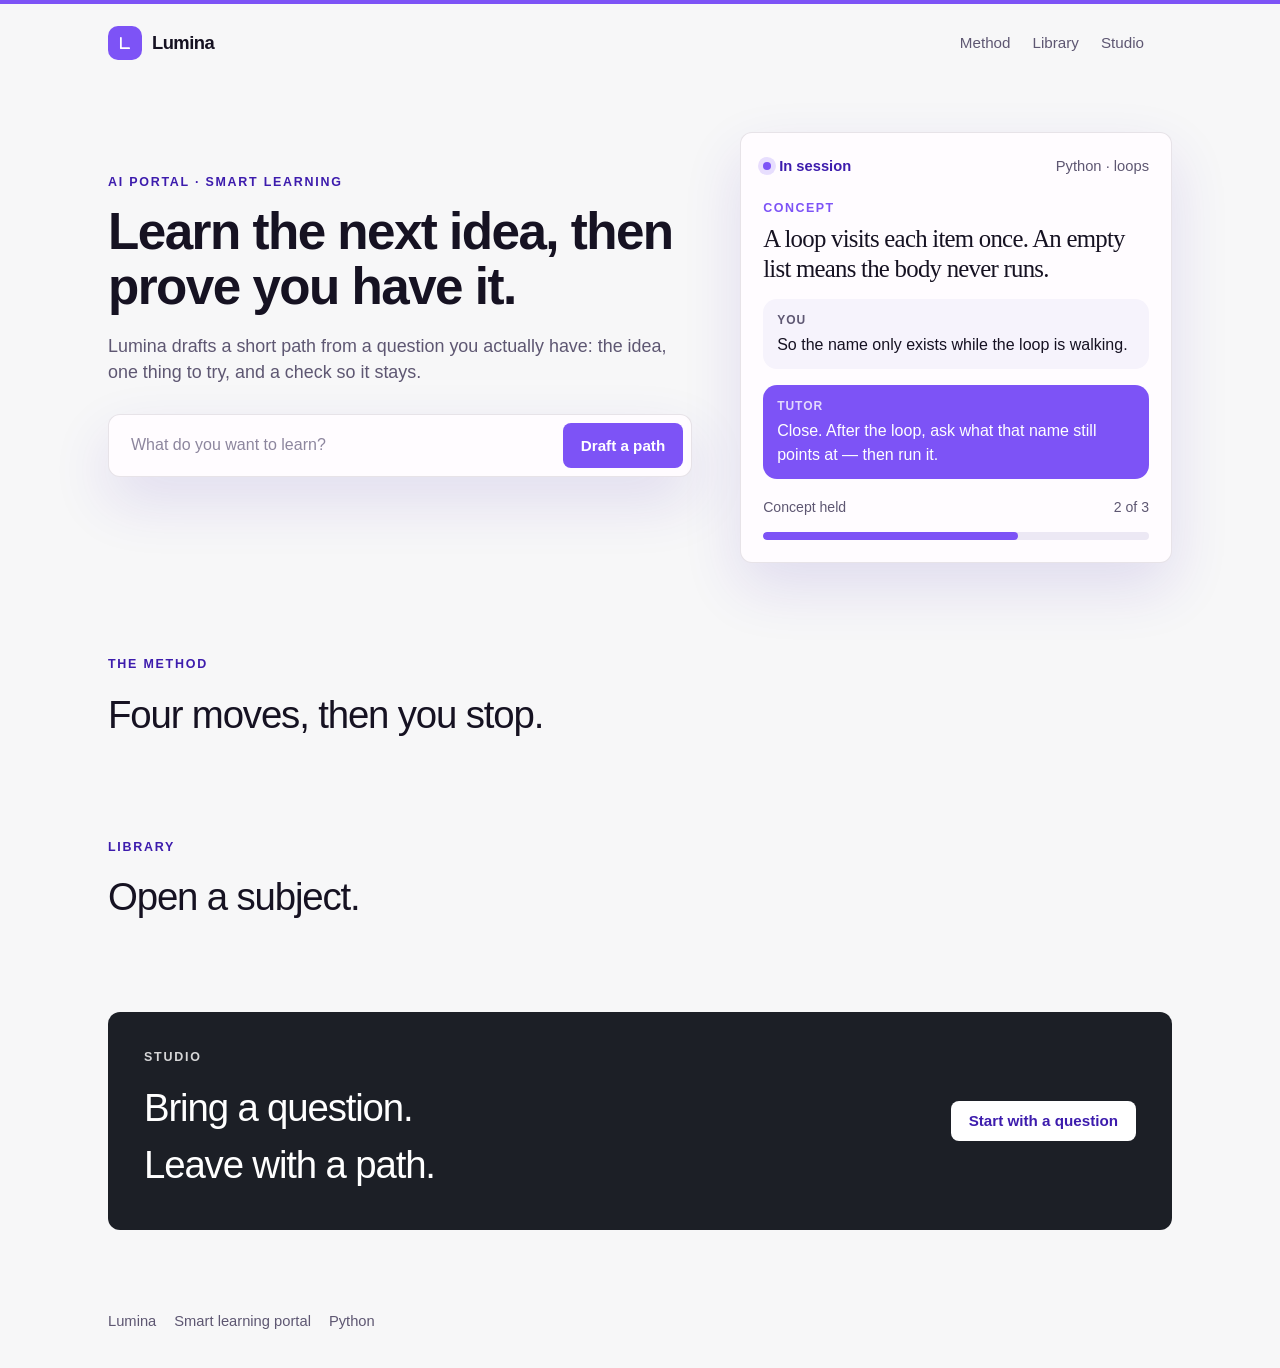
<file: templates/index.html>
<!DOCTYPE html>
<html lang="en">
  <head>
    <meta charset="utf-8" />
    <meta name="viewport" content="width=device-width, initial-scale=1" />
    <meta name="theme-color" content="#7D53F6" />
    <title>Lumina — AI portal for smart learning</title>
    <link rel="stylesheet" href="/static/css/portal.css" />
    <link rel="icon" href="data:image/svg+xml,%3Csvg xmlns='http://www.w3.org/2000/svg' viewBox='0 0 32 32'%3E%3Crect width='32' height='32' rx='8' fill='%237D53F6'/%3E%3Cpath d='M10 8.5v15h12' fill='none' stroke='white' stroke-width='2.6' stroke-linecap='round' stroke-linejoin='round'/%3E%3C/svg%3E" />
  </head>
  <body class="site">
    <div class="rule" aria-hidden="true"></div>
    <header class="nav">
      <a class="brand" href="#top">
        <span class="mark" aria-hidden="true">
          <svg viewBox="0 0 32 32" width="22" height="22">
            <path d="M10 8.5v15h12" fill="none" stroke="currentColor" stroke-width="2.6" stroke-linecap="round" stroke-linejoin="round" />
          </svg>
        </span>
        Lumina
      </a>
      <nav class="links" aria-label="Page">
        <a href="#method">Method</a>
        <a href="#library">Library</a>
        <a href="#studio">Studio</a>
      </nav>
      <div class="nav-end">
        <!--ACCOUNT-->
      </div>
    </header>

    <main id="top">
      <section class="hero">
        <div class="hero-copy">
          <p class="eyebrow">AI portal · smart learning</p>
          <h1>Learn the next idea, then prove you have it.</h1>
          <p class="lede">
            Lumina drafts a short path from a question you actually have:
            the idea, one thing to try, and a check so it stays.
          </p>
          <form id="ask" class="ask" action="/api/guide" method="post">
            <label class="sr" for="query">What do you want to learn?</label>
            <input
              id="query"
              name="query"
              type="text"
              maxlength="180"
              placeholder="What do you want to learn?"
              autocomplete="off"
            />
            <button class="btn btn-solid" type="submit">Draft a path</button>
          </form>
          <div class="chips">
            <!--SUGGESTIONS-->
          </div>
          <p class="hint" id="hint" role="status"></p>
          <article class="plan" id="plan" hidden></article>
        </div>

        <aside class="session" aria-label="A session in progress">
          <div class="session-top">
            <span class="live">In session</span>
            <span>Python · loops</span>
          </div>
          <p class="session-kicker">Concept</p>
          <p class="session-line">A loop visits each item once. An empty list means the body never runs.</p>
          <div class="exchange">
            <p class="who">You</p>
            <p>So the name only exists while the loop is walking.</p>
          </div>
          <div class="exchange tutor">
            <p class="who">Tutor</p>
            <p>Close. After the loop, ask what that name still points at — then run it.</p>
          </div>
          <div class="meter">
            <div class="meter-row">
              <span>Concept held</span>
              <span>2 of 3</span>
            </div>
            <div class="track" aria-hidden="true"><span style="width: 66%"></span></div>
          </div>
        </aside>
      </section>

      <section class="method" id="method">
        <div class="section-head">
          <p class="eyebrow">The method</p>
          <h2>Four moves, then you stop.</h2>
        </div>
        <ol class="steps">
          <!--PATHS-->
        </ol>
      </section>

      <section class="library" id="library">
        <div class="section-head">
          <p class="eyebrow">Library</p>
          <h2>Open a subject.</h2>
        </div>
        <div class="cards">
          <!--COURSES-->
        </div>
      </section>

      <section class="band" id="studio">
        <div>
          <p class="eyebrow light">Studio</p>
          <h2>Bring a question. Leave with a path.</h2>
        </div>
        <a class="btn btn-light" href="#top">Start with a question</a>
      </section>
    </main>

    <footer class="foot">
      <span>Lumina</span>
      <span>Smart learning portal</span>
      <span>Python</span>
    </footer>
    <script src="/static/js/portal.js"></script>
  </body>
</html>
</file>
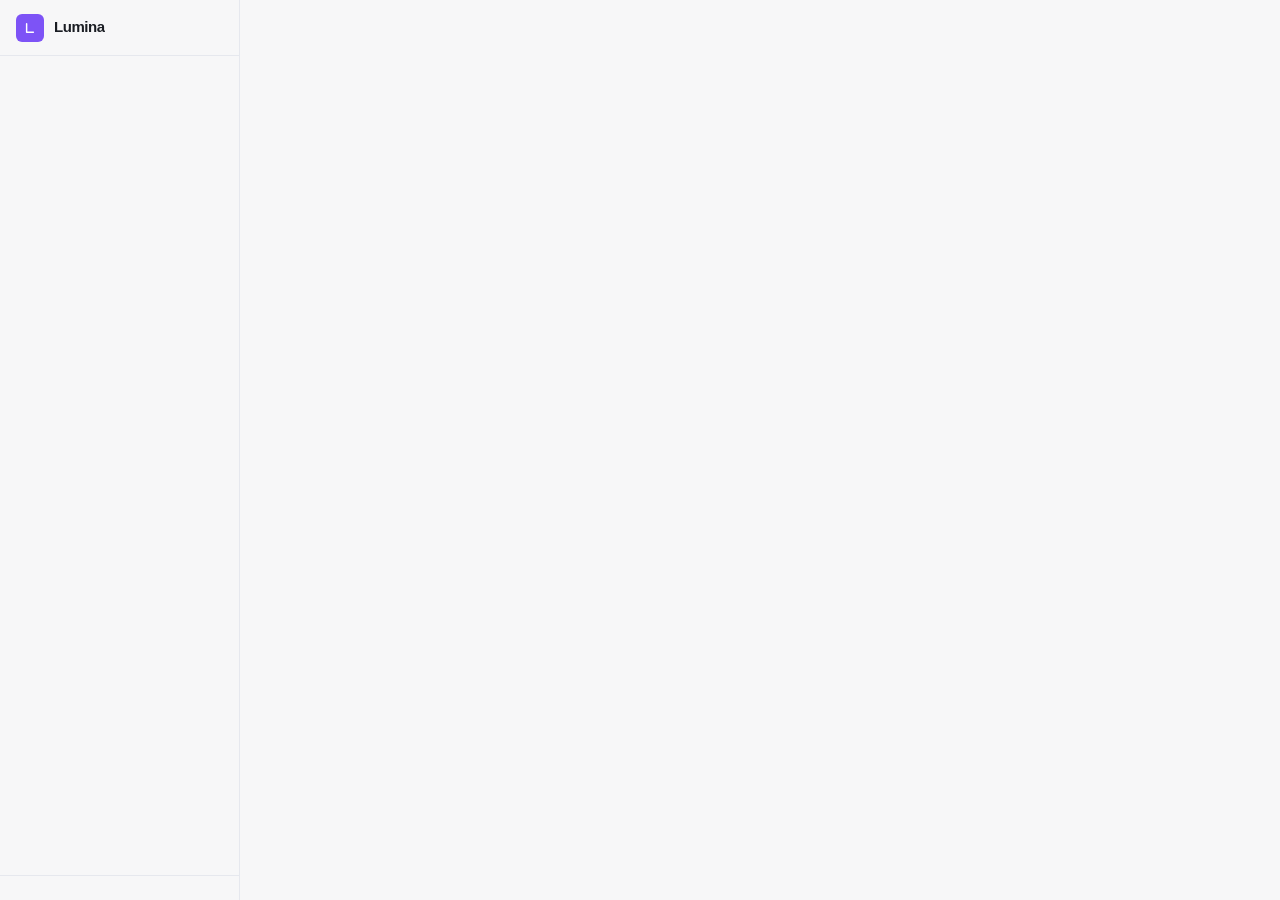
<file: templates/app.html>
<!DOCTYPE html>
<html lang="en">
  <head>
    <meta charset="utf-8" />
    <meta name="viewport" content="width=device-width, initial-scale=1" />
    <meta name="theme-color" content="#14111C" />
    <title><!--TITLE--></title>
    <link rel="stylesheet" href="/static/css/portal.css" />
    <link rel="icon" href="data:image/svg+xml,%3Csvg xmlns='http://www.w3.org/2000/svg' viewBox='0 0 32 32'%3E%3Crect width='32' height='32' rx='8' fill='%237D53F6'/%3E%3Cpath d='M10 8.5v15h12' fill='none' stroke='white' stroke-width='2.6' stroke-linecap='round' stroke-linejoin='round'/%3E%3C/svg%3E" />
  </head>
  <body class="app">
    <div class="shell">
      <aside class="sidebar">
        <a class="side-brand" href="/dashboard">
          <span class="mark" aria-hidden="true">
            <svg viewBox="0 0 32 32" width="18" height="18">
              <path d="M10 8.5v15h12" fill="none" stroke="currentColor" stroke-width="2.6" stroke-linecap="round" stroke-linejoin="round" />
            </svg>
          </span>
          <span class="brand-name">Lumina</span>
        </a>
        <nav class="side-nav" aria-label="Workspace">
          <!--NAV-->
        </nav>
        <div class="side-foot">
          <!--ACCOUNT-->
        </div>
      </aside>
      <main class="workspace">
        <!--BODY-->
      </main>
    </div>
  </body>
</html>
</file>
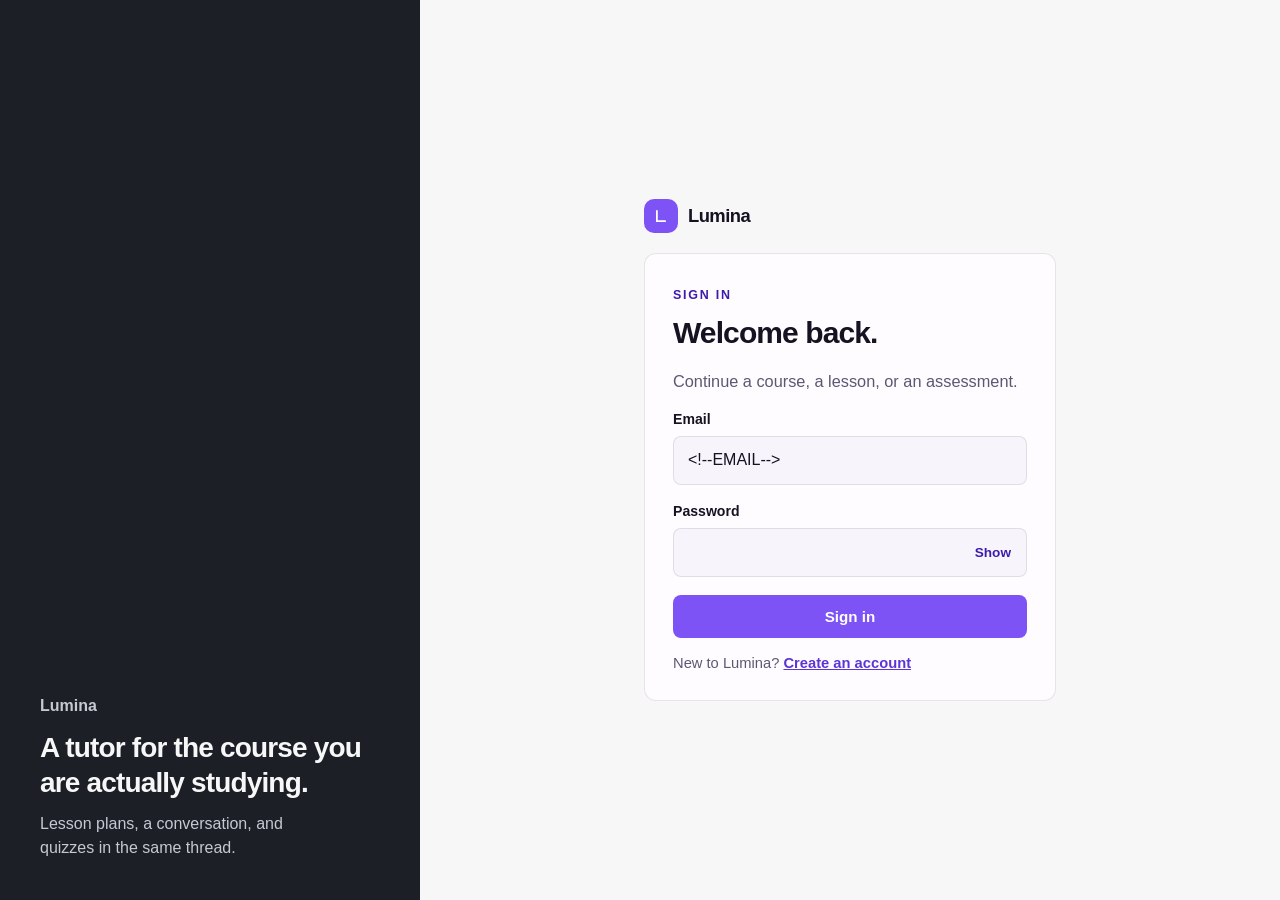
<file: templates/login.html>
<!DOCTYPE html>
<html lang="en">
  <head>
    <meta charset="utf-8" />
    <meta name="viewport" content="width=device-width, initial-scale=1" />
    <meta name="theme-color" content="#7D53F6" />
    <title>Sign in — Lumina</title>
    <link rel="stylesheet" href="/static/css/portal.css" />
    <link rel="icon" href="data:image/svg+xml,%3Csvg xmlns='http://www.w3.org/2000/svg' viewBox='0 0 32 32'%3E%3Crect width='32' height='32' rx='8' fill='%237D53F6'/%3E%3Cpath d='M10 8.5v15h12' fill='none' stroke='white' stroke-width='2.6' stroke-linecap='round' stroke-linejoin='round'/%3E%3C/svg%3E" />
  </head>
  <body class="gate">
    <div class="gate-shell">
      <aside class="gate-aside">
        <p class="gate-mark">Lumina</p>
        <h2>A tutor for the course you are actually studying.</h2>
        <p>Lesson plans, a conversation, and quizzes in the same thread.</p>
      </aside>
    <main class="auth">
      <a class="brand" href="/">
        <span class="mark" aria-hidden="true">
          <svg viewBox="0 0 32 32" width="22" height="22">
            <path d="M10 8.5v15h12" fill="none" stroke="currentColor" stroke-width="2.6" stroke-linecap="round" stroke-linejoin="round" />
          </svg>
        </span>
        Lumina
      </a>
      <section class="auth-card">
        <p class="eyebrow">Sign in</p>
        <h1>Welcome back.</h1>
        <p class="lede">Continue a course, a lesson, or an assessment.</p>
        <form method="post" action="/login">
          <!--ERROR-->
          <div class="field">
            <label for="email">Email</label>
            <input
              id="email"
              name="email"
              type="email"
              autocomplete="username"
              maxlength="180"
              required
              value="<!--EMAIL-->"
            />
          </div>
          <div class="field">
            <label for="password">Password</label>
            <span class="password-wrap">
              <input
                id="password"
                name="password"
                type="password"
                autocomplete="current-password"
                maxlength="128"
                required
              />
              <button class="reveal" type="button" data-reveal="password" aria-controls="password">Show</button>
            </span>
          </div>
          <button class="btn btn-solid" type="submit">Sign in</button>
        </form>
        <p class="auth-note">New to Lumina? <a href="/signup">Create an account</a></p>
      </section>
    </main>
    </div>
    <script src="/static/js/auth.js"></script>
  </body>
</html>
</file>
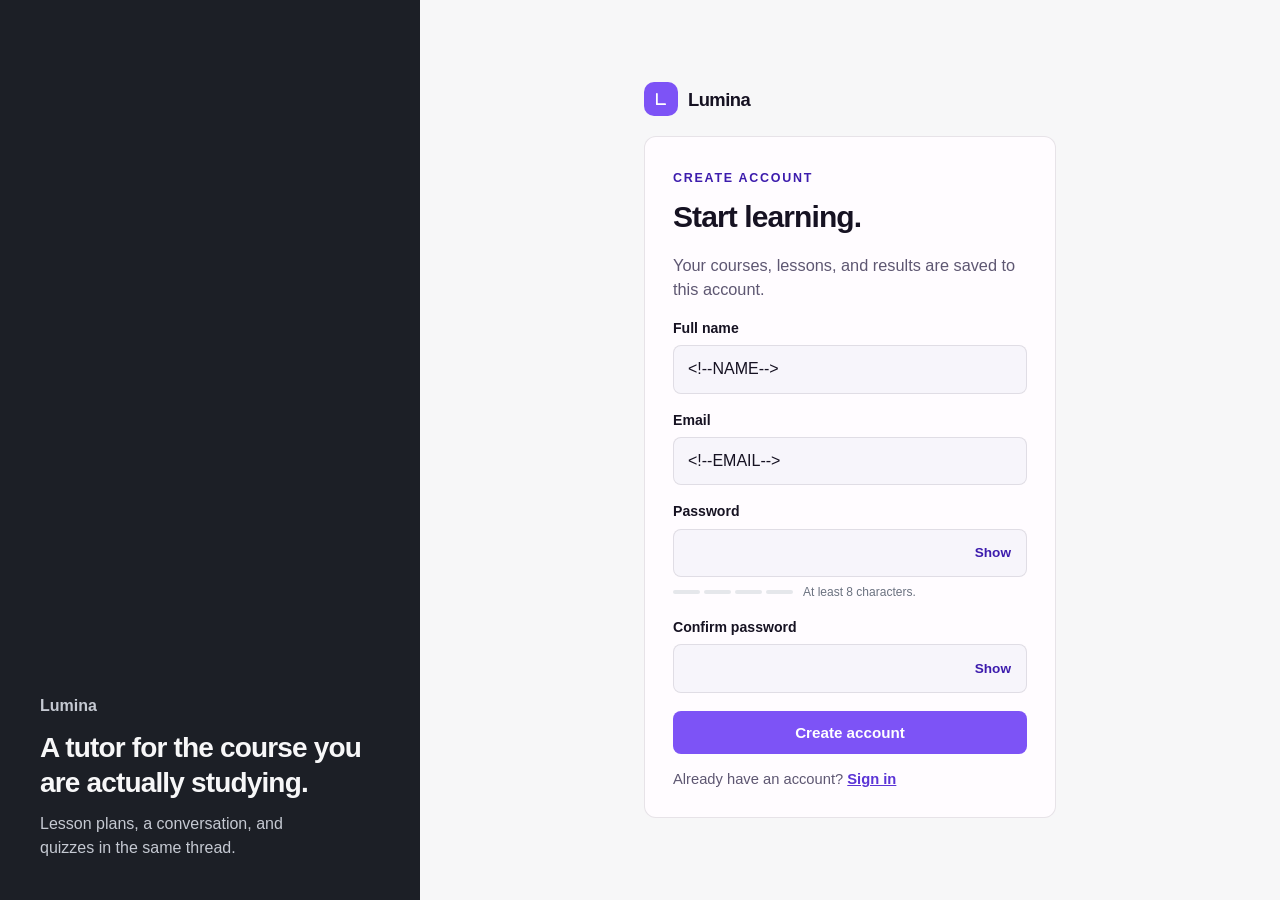
<file: templates/signup.html>
<!DOCTYPE html>
<html lang="en">
  <head>
    <meta charset="utf-8" />
    <meta name="viewport" content="width=device-width, initial-scale=1" />
    <meta name="theme-color" content="#7D53F6" />
    <title>Create account — Lumina</title>
    <link rel="stylesheet" href="/static/css/portal.css" />
    <link rel="icon" href="data:image/svg+xml,%3Csvg xmlns='http://www.w3.org/2000/svg' viewBox='0 0 32 32'%3E%3Crect width='32' height='32' rx='8' fill='%237D53F6'/%3E%3Cpath d='M10 8.5v15h12' fill='none' stroke='white' stroke-width='2.6' stroke-linecap='round' stroke-linejoin='round'/%3E%3C/svg%3E" />
  </head>
  <body class="gate">
    <div class="gate-shell">
      <aside class="gate-aside">
        <p class="gate-mark">Lumina</p>
        <h2>A tutor for the course you are actually studying.</h2>
        <p>Lesson plans, a conversation, and quizzes in the same thread.</p>
      </aside>
    <main class="auth">
      <a class="brand" href="/">
        <span class="mark" aria-hidden="true">
          <svg viewBox="0 0 32 32" width="22" height="22">
            <path d="M10 8.5v15h12" fill="none" stroke="currentColor" stroke-width="2.6" stroke-linecap="round" stroke-linejoin="round" />
          </svg>
        </span>
        Lumina
      </a>
      <section class="auth-card">
        <p class="eyebrow">Create account</p>
        <h1>Start learning.</h1>
        <p class="lede">Your courses, lessons, and results are saved to this account.</p>
        <form method="post" action="/signup" data-signup>
          <!--ERROR-->
          <div class="field">
            <label for="name">Full name</label>
            <input
              id="name"
              name="name"
              type="text"
              autocomplete="name"
              minlength="2"
              maxlength="60"
              required
              value="<!--NAME-->"
            />
          </div>
          <div class="field">
            <label for="email">Email</label>
            <input
              id="email"
              name="email"
              type="email"
              autocomplete="email"
              maxlength="180"
              required
              value="<!--EMAIL-->"
            />
          </div>
          <div class="field">
            <label for="password">Password</label>
            <span class="password-wrap">
              <input
                id="password"
                name="password"
                type="password"
                autocomplete="new-password"
                minlength="8"
                maxlength="128"
                required
                aria-describedby="strength"
              />
              <button class="reveal" type="button" data-reveal="password" aria-controls="password">Show</button>
            </span>
            <span class="strength" id="strength" data-level="0">
              <span class="strength-bar" aria-hidden="true"><i></i><i></i><i></i><i></i></span>
              <span class="strength-text">At least 8 characters.</span>
            </span>
          </div>
          <div class="field">
            <label for="confirm">Confirm password</label>
            <span class="password-wrap">
              <input
                id="confirm"
                name="confirm"
                type="password"
                autocomplete="new-password"
                minlength="8"
                maxlength="128"
                required
              />
              <button class="reveal" type="button" data-reveal="confirm" aria-controls="confirm">Show</button>
            </span>
          </div>
          <button class="btn btn-solid" type="submit">Create account</button>
        </form>
        <p class="auth-note">Already have an account? <a href="/login">Sign in</a></p>
      </section>
    </main>
    </div>
    <script src="/static/js/auth.js"></script>
  </body>
</html>
</file>
<file: static/css/portal.css>
:root {
  --violet: #7d53f6;
  --violet-deep: #6236e4;
  --violet-ink: #3d1cad;
  --violet-soft: #efe8ff;
  --violet-mist: #f6f3fc;
  --ink: #161222;
  --muted: #5e5772;
  --line: rgba(22, 18, 34, 0.1);
  --paper: #f7f5fb;
  --white: #fffcff;
  --shadow: 0 24px 60px rgba(61, 28, 173, 0.12);
  --serif: "Fraunces", "Iowan Old Style", Georgia, serif;
  --sans: "Outfit", "Avenir Next", sans-serif;
}

* { box-sizing: border-box; }

html { scroll-behavior: smooth; }

body {
  margin: 0;
  color: var(--ink);
  background:
    radial-gradient(900px 420px at 100% -10%, rgba(125, 83, 246, 0.22), transparent 55%),
    radial-gradient(700px 380px at -10% 20%, rgba(125, 83, 246, 0.08), transparent 50%),
    var(--paper);
  font-family: var(--sans);
  font-weight: 460;
  font-size: 17px;
  line-height: 1.5;
}

.rule {
  height: 4px;
  background: var(--violet);
}

.nav {
  max-width: 1120px;
  margin: 0 auto;
  padding: 22px 28px 8px;
  display: flex;
  align-items: center;
  gap: 28px;
}

.brand {
  display: inline-flex;
  align-items: center;
  gap: 10px;
  color: var(--ink);
  text-decoration: none;
  font-weight: 640;
  letter-spacing: -0.03em;
  font-size: 1.15rem;
}

.mark {
  width: 34px;
  height: 34px;
  border-radius: 10px;
  background: var(--violet);
  color: white;
  display: grid;
  place-items: center;
}

.links {
  display: flex;
  gap: 22px;
  margin-left: auto;
}

.links a {
  color: var(--muted);
  text-decoration: none;
  font-size: 0.95rem;
}

.links a:hover { color: var(--ink); }

.btn {
  display: inline-flex;
  align-items: center;
  justify-content: center;
  border: 0;
  border-radius: 999px;
  padding: 12px 18px;
  font: 600 0.95rem/1 var(--sans);
  text-decoration: none;
  cursor: pointer;
}

.btn-solid {
  background: var(--violet);
  color: white;
  box-shadow: 0 10px 24px rgba(125, 83, 246, 0.28);
}

.btn-solid:hover { background: var(--violet-deep); }

.btn-light {
  background: white;
  color: var(--violet-ink);
}

.btn-ghost {
  background: transparent;
  color: var(--violet-ink);
  box-shadow: none;
  border: 1px solid rgba(125, 83, 246, 0.35);
}

.btn-ghost:hover { background: var(--violet-soft); }

.nav-end,
.account,
.signout {
  display: flex;
  align-items: center;
  gap: 10px;
}

.signout { margin: 0; }

.whoami {
  max-width: 160px;
  overflow: hidden;
  text-overflow: ellipsis;
  white-space: nowrap;
  color: var(--muted);
  font-size: 0.92rem;
}

.btn:focus-visible,
.chip:focus-visible,
.text-link:focus-visible,
.reveal:focus-visible,
.links a:focus-visible,
.brand:focus-visible,
input:focus-visible {
  outline: 2px solid var(--violet);
  outline-offset: 3px;
}

main {
  max-width: 1120px;
  margin: 0 auto;
  padding: 28px 28px 72px;
}

.hero {
  display: grid;
  grid-template-columns: minmax(0, 1.15fr) minmax(280px, 0.85fr);
  gap: 48px;
  align-items: center;
  padding: 36px 0 20px;
}

.eyebrow {
  margin: 0 0 12px;
  color: var(--violet-ink);
  font-size: 0.78rem;
  font-weight: 640;
  letter-spacing: 0.14em;
  text-transform: uppercase;
}

.eyebrow.light { color: rgba(255, 255, 255, 0.82); }

h1, h2, h3 { font-family: var(--serif); font-weight: 520; letter-spacing: -0.03em; }

h1 {
  margin: 0;
  font-size: clamp(2.7rem, 5vw, 4.6rem);
  line-height: 0.98;
  font-weight: 640;
}

.lede {
  max-width: 38rem;
  margin: 18px 0 0;
  color: var(--muted);
  font-size: 1.12rem;
}

.ask {
  margin-top: 28px;
  display: flex;
  gap: 10px;
  padding: 8px;
  background: var(--white);
  border: 1px solid var(--line);
  border-radius: 18px;
  box-shadow: var(--shadow);
}

.ask input {
  flex: 1;
  min-width: 0;
  border: 0;
  background: transparent;
  padding: 12px 14px;
  font: 460 1rem/1.3 var(--sans);
  color: var(--ink);
}

.ask input::placeholder { color: #8d869e; }

.ask input:focus { outline: none; }

.chips {
  display: flex;
  flex-wrap: wrap;
  gap: 8px;
  margin-top: 14px;
}

.chip {
  border: 1px solid rgba(125, 83, 246, 0.28);
  background: var(--violet-soft);
  color: var(--violet-ink);
  border-radius: 999px;
  padding: 7px 12px;
  font: 560 0.88rem/1 var(--sans);
  cursor: pointer;
}

.chip:hover,
.chip.is-on {
  background: var(--violet);
  color: white;
  border-color: var(--violet);
}

.hint {
  min-height: 1.3em;
  margin: 12px 0 0;
  color: #9a3450;
  font-size: 0.92rem;
}

.plan {
  margin-top: 18px;
  padding: 18px 18px 8px;
  background: var(--white);
  border: 1px solid var(--line);
  border-left: 4px solid var(--violet);
  border-radius: 16px;
}

.plan header {
  display: flex;
  justify-content: space-between;
  gap: 12px;
  align-items: baseline;
}

.plan h2 {
  margin: 0;
  font-size: 1.55rem;
}

.plan ol {
  margin: 14px 0 8px;
  padding: 0;
  list-style: none;
}

.plan li {
  display: grid;
  grid-template-columns: 92px 1fr;
  gap: 10px;
  padding: 10px 0;
  border-top: 1px solid var(--line);
}

.plan li strong {
  color: var(--violet-ink);
  font-weight: 640;
  font-size: 0.86rem;
  letter-spacing: 0.04em;
  text-transform: uppercase;
}

.plan li p,
.plan .next { margin: 0; }

.plan .next {
  color: var(--muted);
  padding: 8px 0 12px;
  font-size: 0.95rem;
}

.minutes {
  color: var(--violet);
  font-weight: 640;
  font-size: 0.86rem;
  white-space: nowrap;
}

.session {
  background: var(--white);
  border: 1px solid var(--line);
  border-radius: 24px;
  padding: 22px;
  box-shadow: var(--shadow);
}

.session-top {
  display: flex;
  justify-content: space-between;
  align-items: center;
  color: var(--muted);
  font-size: 0.92rem;
}

.live {
  display: inline-flex;
  align-items: center;
  gap: 8px;
  color: var(--violet-ink);
  font-weight: 640;
}

.live::before {
  content: "";
  width: 8px;
  height: 8px;
  border-radius: 50%;
  background: var(--violet);
  box-shadow: 0 0 0 5px rgba(125, 83, 246, 0.18);
}

.session-kicker {
  margin: 22px 0 6px;
  color: var(--violet);
  font-size: 0.78rem;
  font-weight: 640;
  letter-spacing: 0.12em;
  text-transform: uppercase;
}

.session-line {
  margin: 0;
  font-family: var(--serif);
  font-size: 1.55rem;
  line-height: 1.2;
  letter-spacing: -0.03em;
}

.exchange {
  margin-top: 16px;
  padding: 12px 14px;
  border-radius: 14px;
  background: var(--violet-mist);
}

.exchange p { margin: 0; }

.exchange .who {
  margin-bottom: 4px;
  font-size: 0.75rem;
  font-weight: 640;
  letter-spacing: 0.08em;
  text-transform: uppercase;
  color: var(--muted);
}

.exchange.tutor {
  background: var(--violet);
  color: white;
}

.exchange.tutor .who { color: rgba(255, 255, 255, 0.78); }

.meter { margin-top: 18px; }

.meter-row {
  display: flex;
  justify-content: space-between;
  font-size: 0.88rem;
  color: var(--muted);
}

.track {
  margin-top: 8px;
  height: 8px;
  border-radius: 99px;
  background: var(--violet-soft);
  overflow: hidden;
}

.track span {
  display: block;
  height: 100%;
  background: var(--violet);
  border-radius: inherit;
}

.section-head { margin: 72px 0 22px; }

.section-head h2 {
  margin: 0;
  font-size: clamp(2rem, 3vw, 2.8rem);
}

.steps {
  list-style: none;
  margin: 0;
  padding: 0;
  display: grid;
  grid-template-columns: repeat(4, 1fr);
  gap: 14px;
}

.steps li {
  background: var(--white);
  border: 1px solid var(--line);
  border-radius: 18px;
  padding: 18px 16px 20px;
  min-height: 210px;
}

.num {
  display: block;
  color: var(--violet);
  font-family: var(--serif);
  font-size: 1.7rem;
  letter-spacing: -0.04em;
}

.steps h3 {
  margin: 10px 0 8px;
  font-size: 1.35rem;
}

.steps p,
.card p {
  margin: 0;
  color: var(--muted);
}

.cards {
  display: grid;
  grid-template-columns: repeat(3, 1fr);
  gap: 14px;
}

.card {
  background: var(--white);
  border: 1px solid var(--line);
  border-radius: 18px;
  padding: 18px 18px 16px;
  display: flex;
  flex-direction: column;
  gap: 10px;
  min-height: 210px;
}

.card:hover { border-color: rgba(125, 83, 246, 0.45); }

.card-top,
.card h3 { margin: 0; }

.card-top {
  display: flex;
  justify-content: space-between;
  gap: 8px;
  align-items: center;
}

.pill {
  background: var(--violet-soft);
  color: var(--violet-ink);
  border-radius: 999px;
  padding: 4px 10px;
  font-size: 0.78rem;
  font-weight: 640;
  letter-spacing: 0.04em;
  text-transform: uppercase;
}

.meta { color: var(--muted); font-size: 0.85rem; }

.card h3 { font-size: 1.45rem; }

.text-link {
  margin-top: auto;
  padding: 0;
  border: 0;
  background: none;
  color: var(--violet-ink);
  font: 640 0.95rem/1 var(--sans);
  cursor: pointer;
  display: inline-flex;
  gap: 6px;
  align-items: center;
}

.text-link:hover { color: var(--violet); }

.band {
  margin-top: 64px;
  padding: 36px 36px;
  border-radius: 28px;
  background:
    radial-gradient(500px 180px at 100% 0%, rgba(255, 255, 255, 0.22), transparent 50%),
    var(--violet);
  color: white;
  display: flex;
  align-items: center;
  justify-content: space-between;
  gap: 24px;
}

.band h2 {
  margin: 0;
  font-size: clamp(2rem, 3vw, 2.8rem);
  max-width: 16ch;
}

.foot {
  max-width: 1120px;
  margin: 0 auto;
  padding: 8px 28px 36px;
  display: flex;
  gap: 18px;
  color: var(--muted);
  font-size: 0.92rem;
}

.sr {
  position: absolute;
  width: 1px;
  height: 1px;
  padding: 0;
  margin: -1px;
  overflow: hidden;
  clip: rect(0, 0, 0, 0);
  border: 0;
}

.auth {
  width: min(480px, 100%);
  margin: 0 auto;
  padding: 36px 28px 72px;
}

.auth-card {
  margin-top: 28px;
  background: var(--white);
  border: 1px solid var(--line);
  border-radius: 24px;
  padding: 28px 24px 22px;
  box-shadow: var(--shadow);
}

.auth h1 {
  font-size: clamp(2.2rem, 4vw, 3.15rem);
  line-height: 1.02;
}

.auth .lede { font-size: 1.02rem; }

.field {
  display: flex;
  flex-direction: column;
  gap: 6px;
  margin-top: 16px;
  font-size: 0.88rem;
  font-weight: 640;
}

.field input {
  border: 1px solid var(--line);
  border-radius: 14px;
  background: var(--paper);
  padding: 13px 14px;
  font: 460 1rem/1.3 var(--sans);
  color: var(--ink);
  font-weight: 460;
}

.password-wrap { position: relative; }

.password-wrap input {
  width: 100%;
  padding-right: 72px;
}

.reveal {
  position: absolute;
  right: 10px;
  top: 50%;
  transform: translateY(-50%);
  border: 0;
  background: transparent;
  color: var(--violet-ink);
  font: 640 0.85rem/1 var(--sans);
  cursor: pointer;
  padding: 6px;
}

.auth-card .btn-solid {
  width: 100%;
  margin-top: 18px;
  padding: 14px 18px;
}

.auth-note {
  margin: 14px 0 0;
  color: var(--muted);
  font-size: 0.92rem;
}

.auth-card .hint { margin-top: 14px; }

.nav-end a.is-current { background: var(--violet-soft); }

.desk-head { margin: 18px 0 22px; }

.desk-head h1 {
  margin: 0;
  font-size: clamp(2.4rem, 4vw, 3.6rem);
  line-height: 1;
}

.desk-grid,
.course-grid {
  display: grid;
  gap: 16px;
  align-items: start;
}

.desk-grid { grid-template-columns: minmax(240px, 320px) 1fr; }

.course-grid { grid-template-columns: minmax(0, 1.15fr) minmax(280px, 0.85fr); }

.panel,
.empty,
.course-link {
  background: var(--white);
  border: 1px solid var(--line);
  border-radius: 20px;
}

.panel { padding: 20px 18px 18px; }

.panel h2,
.empty h2 {
  margin: 0;
  font-size: 1.7rem;
}

.panel .btn-solid { margin-top: 16px; }

.empty {
  padding: 28px 22px;
  min-height: 220px;
}

.empty p { color: var(--muted); }

.course-list { display: grid; gap: 12px; }

.course-link {
  display: flex;
  flex-direction: column;
  gap: 8px;
  padding: 18px;
  text-decoration: none;
  color: inherit;
}

.course-link:hover { border-color: rgba(125, 83, 246, 0.45); }

.course-link .pill { align-self: flex-start; }

.course-link h3 { margin: 0; font-size: 1.45rem; }

.course-link p { margin: 0; color: var(--muted); }

.back { margin: 8px 0 0; }

.back a { color: var(--violet-ink); font-weight: 640; text-decoration: none; }

.opening { margin-top: 22px; }

.thread { display: grid; gap: 14px; margin-top: 16px; }

.note {
  padding-top: 8px;
  border-top: 1px solid var(--line);
}

.note .who {
  margin: 10px 0 4px;
  font-size: 0.75rem;
  font-weight: 640;
  letter-spacing: 0.08em;
  text-transform: uppercase;
  color: var(--muted);
}

.tutor-label { color: var(--violet-ink); }

.note .plan { margin-top: 8px; }

.question {
  border: 0;
  margin: 16px 0 0;
  padding: 0;
}

.question legend {
  font-family: var(--serif);
  font-size: 1.2rem;
  padding: 0;
}

.choice {
  display: flex;
  gap: 10px;
  align-items: flex-start;
  margin-top: 8px;
  padding: 10px 12px;
  border: 1px solid var(--line);
  border-radius: 12px;
  background: var(--paper);
}

.choice.is-right {
  border-color: rgba(125, 83, 246, 0.7);
  background: var(--violet-soft);
}

.choice.is-miss { border-color: #c45b74; }

.mark-word {
  margin-left: auto;
  color: var(--violet-ink);
  font-size: 0.75rem;
  font-weight: 640;
  letter-spacing: 0.06em;
  text-transform: uppercase;
}

.score {
  display: inline-flex;
  margin: 12px 0 0;
  padding: 6px 12px;
  border-radius: 999px;
  background: var(--violet-soft);
  color: var(--violet-ink);
  font-weight: 640;
}

#quiz .btn { margin-top: 16px; }

@media (max-width: 900px) {
  .links { display: none; }
  .nav-end { margin-left: auto; }
  .desk-grid,
  .course-grid { grid-template-columns: 1fr; }
  .hero,
  .steps,
  .cards,
  .band { grid-template-columns: 1fr; display: grid; }
  .band { display: flex; flex-direction: column; align-items: flex-start; }
  .ask { flex-direction: column; }
}

@media (max-width: 640px) {
  .nav, main, .foot { padding-left: 16px; padding-right: 16px; }
  .whoami { display: none; }
  .plan li { grid-template-columns: 1fr; gap: 2px; }
  h1 { font-size: 2.5rem; }
}

@media (prefers-reduced-motion: reduce) {
  html { scroll-behavior: auto; }
}

.app {
  margin: 0;
  background: #f3f1f6;
  color: var(--ink);
}

.app h1,
.app h2,
.app h3,
.app legend {
  font-family: var(--sans);
  font-weight: 640;
  letter-spacing: -0.03em;
}

.shell {
  display: grid;
  grid-template-columns: 248px minmax(0, 1fr);
  min-height: 100vh;
}

.sidebar {
  position: sticky;
  top: 0;
  height: 100vh;
  display: flex;
  flex-direction: column;
  padding: 18px 14px 16px;
  background: #14111c;
  color: #f7f4ff;
}

.side-brand {
  display: flex;
  align-items: center;
  gap: 10px;
  color: white;
  text-decoration: none;
  font-weight: 640;
  letter-spacing: -0.03em;
  padding: 4px 8px 8px;
}

.side-nav {
  display: flex;
  flex-direction: column;
  gap: 4px;
  margin-top: 18px;
}

.side-link {
  display: flex;
  align-items: center;
  gap: 10px;
  padding: 10px 12px;
  border-radius: 10px;
  color: rgba(247, 244, 255, 0.72);
  text-decoration: none;
  font-size: 0.95rem;
  font-weight: 560;
}

.side-link:hover,
.side-link.is-current {
  background: #7d53f6;
  color: white;
}

.side-foot { margin-top: auto; padding-top: 16px; }

.side-user {
  display: flex;
  align-items: center;
  gap: 10px;
  min-width: 0;
  padding: 0 6px;
}

.avatar {
  width: 32px;
  height: 32px;
  border-radius: 8px;
  background: #7d53f6;
  display: grid;
  place-items: center;
  font-size: 0.85rem;
  font-weight: 640;
  flex: none;
}

.side-mail {
  min-width: 0;
  overflow: hidden;
  text-overflow: ellipsis;
  white-space: nowrap;
  color: rgba(247, 244, 255, 0.72);
  font-size: 0.82rem;
}

.side-out {
  width: 100%;
  margin-top: 12px;
  border: 1px solid rgba(255, 255, 255, 0.18);
  background: transparent;
  color: white;
  border-radius: 10px;
  padding: 9px 10px;
  font: 560 0.88rem/1 var(--sans);
  cursor: pointer;
}

.side-out:hover { background: rgba(255, 255, 255, 0.06); }

.app main.workspace {
  max-width: none;
  margin: 0;
  padding: 0;
  min-width: 0;
}

.topbar {
  padding: 22px 28px 8px;
}

.app h1 {
  margin: 2px 0 0;
  font-size: 1.5rem;
  line-height: 1.2;
}

.crumb,
.sub,
.kicker {
  margin: 0;
  color: var(--muted);
  font-size: 0.88rem;
}

.crumb a {
  color: var(--violet-ink);
  font-weight: 640;
  text-decoration: none;
}

.kicker {
  margin: 18px 0 8px;
  color: var(--violet-ink);
  font-size: 0.75rem;
  font-weight: 640;
  letter-spacing: 0.08em;
  text-transform: uppercase;
}

.content {
  padding: 12px 28px 40px;
  display: grid;
  gap: 14px;
}

.stats {
  display: grid;
  grid-template-columns: repeat(3, minmax(0, 1fr));
  gap: 12px;
}

.stat {
  background: white;
  border: 1px solid #e6e2ee;
  border-radius: 12px;
  padding: 14px 16px;
}

.stat span {
  display: block;
  color: var(--muted);
  font-size: 0.75rem;
  font-weight: 640;
  letter-spacing: 0.07em;
  text-transform: uppercase;
}

.stat strong {
  display: block;
  margin-top: 4px;
  font-size: 1.55rem;
  font-weight: 640;
  letter-spacing: -0.04em;
}

.app .panel {
  background: white;
  border: 1px solid #e6e2ee;
  border-radius: 12px;
  padding: 0;
  box-shadow: none;
  overflow: hidden;
}

.panel-head {
  padding: 14px 16px;
  border-bottom: 1px solid #eeeaf4;
}

.app .panel h2 { margin: 0; font-size: 0.98rem; }

.composer { padding: 14px 16px 16px; }

.composer .hint { margin: 0 0 10px; }

.composer-row,
.ask-row {
  display: grid;
  gap: 10px;
  align-items: center;
}

.composer-row { grid-template-columns: minmax(140px, 0.8fr) minmax(180px, 1.3fr) auto; }

.ask-row {
  grid-template-columns: minmax(0, 1fr) auto;
  margin-top: 12px;
}

.composer-row .btn-solid,
.ask-row .btn-solid { margin-top: 0; }

.side-link:focus-visible,
.side-out:focus-visible,
.title-link:focus-visible,
.open-link:focus-visible,
.crumb a:focus-visible {
  outline: 2px solid #7d53f6;
  outline-offset: 2px;
}

.composer-row input,
.ask-row input {
  width: 100%;
  border: 1px solid #e6e2ee;
  border-radius: 10px;
  background: #faf9fc;
  padding: 11px 12px;
  font: 460 0.95rem/1.3 var(--sans);
  color: var(--ink);
}

.panel-body { padding: 16px; }

.sheet-wrap { overflow-x: auto; }

.sheet { width: 100%; border-collapse: collapse; }

.sheet th {
  text-align: left;
  padding: 11px 16px;
  color: var(--muted);
  font-size: 0.75rem;
  font-weight: 640;
  letter-spacing: 0.06em;
  text-transform: uppercase;
  border-bottom: 1px solid #eeeaf4;
}

.sheet td {
  padding: 13px 16px;
  border-bottom: 1px solid #f4f1f8;
  font-size: 0.95rem;
}

.sheet tr:last-child td { border-bottom: 0; }

.sheet tbody tr:hover { background: #faf8ff; }

.title-link,
.open-link {
  color: var(--ink);
  font-weight: 640;
  text-decoration: none;
}

.open-link,
.title-link:hover { color: var(--violet-ink); }

.empty-note { margin: 0; padding: 18px 16px 20px; color: var(--muted); }

.app .plan {
  margin-top: 0;
  box-shadow: none;
  border-radius: 12px;
}

.app .plan h2 { font-size: 1.15rem; }

.app .question legend { font-size: 1rem; font-weight: 560; }

.quiz-panel { align-self: start; }

@media (max-width: 980px) {
  .shell { grid-template-columns: 1fr; }
  .sidebar {
    position: sticky;
    top: 0;
    z-index: 3;
    height: auto;
    flex-direction: row;
    flex-wrap: wrap;
    align-items: center;
    gap: 8px;
  }
  .side-nav { flex-direction: row; margin-top: 0; }
  .side-foot {
    margin-top: 0;
    margin-left: auto;
    display: flex;
    align-items: center;
    gap: 8px;
    padding-top: 0;
  }
  .side-out { width: auto; margin-top: 0; }
  .composer-row,
  .stats,
  .course-grid { grid-template-columns: 1fr; }
}

@media (max-width: 640px) {
  .app main.workspace { padding: 0; }
  .topbar, .content { padding-left: 16px; padding-right: 16px; }
  .side-mail { display: none; }
  .app h1 { font-size: 20px; }
}

.app,
.app button,
.app input,
.app textarea,
.app select {
  font-family: -apple-system, BlinkMacSystemFont, "Segoe UI", Roboto, Helvetica, Arial, sans-serif;
  font-size: 16px;
  letter-spacing: 0;
}

.app h1,
.app h2,
.app h3,
.app legend {
  font-family: -apple-system, BlinkMacSystemFont, "Segoe UI", Roboto, Helvetica, Arial, sans-serif;
  letter-spacing: 0;
}

.app h1 { font-size: 20px; font-weight: 600; line-height: 1.3; }
.app h2,
.app h3 { font-size: 16px; font-weight: 600; }
.stat strong { font-size: 20px; }

.shell { height: 100vh; overflow: hidden; }
.sidebar { height: 100%; }
.app main.workspace { height: 100%; overflow: auto; }

.workspace:has(.chat) {
  display: flex;
  flex-direction: column;
  overflow: hidden;
}

.chat {
  flex: 1;
  min-height: 0;
  display: flex;
  flex-direction: column;
  background: #f7f7f8;
}

.chat-top {
  display: flex;
  align-items: center;
  gap: 12px;
  height: 52px;
  padding: 0 16px;
  border-bottom: 1px solid #ececf1;
  background: #fff;
}

.chat-top a {
  color: #5e5772;
  text-decoration: none;
  font-size: 14px;
}

.chat-top h1 {
  margin: 0;
  font-size: 16px;
  font-weight: 600;
}

.chat-log {
  flex: 1;
  overflow-y: auto;
  padding: 24px 0 8px;
}

.chat-col {
  width: min(760px, calc(100% - 32px));
  margin: 0 auto;
}

.msg {
  display: flex;
  gap: 12px;
  margin: 0 0 18px;
  line-height: 1.6;
}

.msg-user { justify-content: flex-end; }

.msg .bubble {
  margin: 0;
  font-size: 16px;
}

.msg-user .bubble {
  max-width: min(80%, 560px);
  padding: 10px 14px;
  border-radius: 18px;
  background: #ececf1;
}

.msg-tutor .bubble p { margin: 0 0 10px; }
.msg-tutor code {
  font-family: ui-monospace, SFMono-Regular, Menlo, Consolas, monospace;
  font-size: 0.92em;
  padding: 0 4px;
  border-radius: 4px;
  background: #f3eefe;
}
.msg-tutor .bubble p:last-child { margin-bottom: 0; }

.msg-tutor .avatar {
  width: 28px;
  height: 28px;
  border-radius: 6px;
  font-size: 13px;
  flex: none;
}

.chat-dock {
  padding: 8px 0 18px;
  background: linear-gradient(#f7f7f8, #f7f7f8);
}

.chat-dock .hint { margin: 0 0 8px; }

.chat-box {
  display: flex;
  align-items: flex-end;
  gap: 8px;
  padding: 8px 8px 8px 16px;
  background: #fff;
  border: 1px solid #e5e5e5;
  border-radius: 26px;
  box-shadow: 0 0 0 1px rgba(0, 0, 0, 0.02), 0 8px 24px rgba(0, 0, 0, 0.04);
}

.chat-box textarea {
  flex: 1;
  min-width: 0;
  max-height: 160px;
  border: 0;
  resize: none;
  padding: 8px 0;
  background: transparent;
  color: #161222;
  line-height: 1.5;
}

.chat-box textarea:focus { outline: none; }

.send {
  width: 36px;
  height: 36px;
  border: 0;
  border-radius: 50%;
  background: #7d53f6;
  color: white;
  display: grid;
  place-items: center;
  cursor: pointer;
  flex: none;
}

.send:hover { background: #6236e4; }
.send:disabled { opacity: 0.6; cursor: wait; }

.loader {
  position: fixed;
  inset: 0;
  z-index: 30;
  display: grid;
  place-items: center;
  background: rgba(20, 17, 28, 0.38);
}

.loader[hidden] { display: none; }

.loader-card {
  display: flex;
  align-items: center;
  gap: 12px;
  padding: 16px 18px;
  border-radius: 16px;
  background: #fff;
  box-shadow: 0 16px 40px rgba(20, 17, 28, 0.18);
}

.loader-card p { margin: 0; font-weight: 600; }

.spinner {
  width: 22px;
  height: 22px;
  border: 3px solid #e6e0f8;
  border-top-color: #7d53f6;
  border-radius: 50%;
  animation: spin 0.7s linear infinite;
}

@keyframes spin { to { transform: rotate(360deg); } }

.workspace:has(.desk) {
  display: flex;
  flex-direction: column;
  overflow: hidden;
}

.desk {
  flex: 1;
  min-height: 0;
  display: flex;
}

.desk .chat { flex: 1; min-width: 0; }

.plan-side {
  width: 280px;
  flex: none;
  display: flex;
  flex-direction: column;
  overflow: auto;
  background: #fff;
  border-left: 1px solid #ececf1;
}

.plan-side-head {
  padding: 16px 16px 8px;
}

.plan-side-head h2 { margin: 0; }

.plan-progress { padding: 0 16px 8px; }

.plan-progress-top {
  display: flex;
  align-items: baseline;
  justify-content: space-between;
  gap: 8px;
}

.plan-progress-top span { color: #5e5772; font-size: 13px; }

.plan-progress-top strong { color: #7d53f6; font-size: 20px; }

.plan-progress .sub { margin: 8px 0 0; }

.plan-side .lesson-list { padding-top: 4px; }

button.lesson-row {
  width: 100%;
  font: inherit;
  color: inherit;
  text-align: left;
  background: #fff;
  cursor: pointer;
}

.desk { position: relative; }

.drawer-backdrop {
  position: absolute;
  inset: 0;
  z-index: 20;
  background: rgba(16, 18, 24, 0.28);
  opacity: 0;
  transition: opacity 0.2s ease;
}

.drawer-backdrop.is-open { opacity: 1; }
.drawer-backdrop[hidden] { display: none; }

.lesson-drawer {
  position: absolute;
  top: 0;
  right: 0;
  bottom: 0;
  z-index: 21;
  width: min(520px, 100%);
  display: flex;
  flex-direction: column;
  background: #fff;
  border-left: 1px solid #e6e8ee;
  box-shadow: -16px 0 40px rgba(16, 24, 40, 0.12);
  transform: translateX(100%);
  visibility: hidden;
  transition: transform 0.22s ease, visibility 0s linear 0.22s;
}

.lesson-drawer.is-open {
  transform: translateX(0);
  visibility: visible;
  transition: transform 0.22s ease;
}

.drawer-pane {
  flex: 1;
  min-height: 0;
  display: flex;
  flex-direction: column;
}

.drawer-pane[hidden] { display: none; }

.drawer-head {
  display: flex;
  align-items: flex-start;
  justify-content: space-between;
  gap: 16px;
  padding: 20px 24px 16px;
  border-bottom: 1px solid #eef0f3;
}

.drawer-head h2 { margin: 4px 0 0; font-size: 20px; line-height: 1.3; }

.drawer-kicker {
  margin: 0;
  color: #6b7280;
  font-size: 13px;
}

.drawer-close {
  flex: none;
  width: 32px;
  height: 32px;
  display: grid;
  place-items: center;
  border: 0;
  border-radius: 8px;
  background: transparent;
  color: #5c6370;
  cursor: pointer;
}

.drawer-close:hover { background: #f4f5f7; color: #1a1d23; }

.drawer-close:focus-visible,
.lesson-row:focus-visible {
  outline: 2px solid #7d53f6;
  outline-offset: 2px;
}

.drawer-body {
  flex: 1;
  min-height: 0;
  overflow-y: auto;
  padding: 4px 24px 16px;
  line-height: 1.6;
}

.drawer-body .study-block { padding: 18px 0; }

.drawer-foot {
  padding: 14px 24px 18px;
  border-top: 1px solid #eef0f3;
}

.drawer-foot .start-quiz { width: 100%; padding: 12px 16px; }

.lesson-row.is-open { border-color: #7d53f6; background: #faf8ff; }

@media (prefers-reduced-motion: reduce) {
  .lesson-drawer,
  .drawer-backdrop { transition: none; }
}

.quiz-choices {
  display: grid;
  gap: 8px;
  margin-top: 10px;
}

.quiz-choice {
  text-align: left;
  padding: 10px 12px;
  border: 1px solid #e6e2ee;
  border-radius: 14px;
  background: #fff;
  color: inherit;
  font: inherit;
  cursor: pointer;
}

.quiz-choice:hover,
.quiz-choice.is-picked { border-color: #7d53f6; background: #f3eefe; }

.quiz-choice:disabled { cursor: default; }

@media (max-width: 640px) {
  .desk { flex-direction: column; }
  .plan-side {
    width: 100%;
    max-height: 42%;
    border-left: 0;
    border-top: 1px solid #ececf1;
  }
}

.profile-head {
  display: flex;
  align-items: center;
  gap: 12px;
  padding: 16px 16px 8px;
}

.profile-head .avatar { width: 40px; height: 40px; font-size: 16px; }

.profile-head h2,
.profile-head .sub { margin: 0; }

.heat-total {
  margin: 0 0 0 auto;
  color: #5e5772;
  font-size: 14px;
}

.heat { padding: 8px 16px 16px; overflow-x: auto; }

.heat-months {
  display: grid;
  grid-auto-flow: column;
  grid-auto-columns: 15px;
  gap: 3px;
  margin-left: 36px;
  height: 16px;
  color: #5e5772;
  font-size: 12px;
}

.heat-body { display: flex; gap: 6px; align-items: start; }

.heat-labels {
  display: grid;
  grid-template-rows: repeat(7, 12px);
  gap: 3px;
  width: 28px;
  color: #5e5772;
  font-size: 11px;
  line-height: 12px;
}

.heat-labels span:nth-child(2) { grid-row: 3; }
.heat-labels span:nth-child(3) { grid-row: 5; }

.heat-grid {
  display: grid;
  grid-auto-flow: column;
  grid-template-rows: repeat(7, 12px);
  grid-auto-columns: 12px;
  gap: 3px;
}

.heat-grid i,
.heat-legend i {
  width: 12px;
  height: 12px;
  border-radius: 2px;
  display: block;
}

.lv0 { background: #ebedf0; }
.lv1 { background: #d9ccfb; }
.lv2 { background: #a78bfa; }
.lv3 { background: #7d53f6; }

.heat-legend {
  display: flex;
  align-items: center;
  gap: 4px;
  margin-top: 10px;
  color: #5e5772;
  font-size: 12px;
}

.card-grid {
  display: grid;
  grid-template-columns: repeat(auto-fill, minmax(260px, 1fr));
  gap: 16px;
  padding: 16px;
}

.learn-card {
  display: flex;
  flex-direction: column;
  max-width: 300px;
  overflow: hidden;
  border: 1px solid #ece8f4;
  border-radius: 16px;
  background: #fff;
  color: inherit;
  text-decoration: none;
  box-shadow: 0 1px 2px rgba(20, 17, 28, 0.04);
  transition: transform 0.18s ease, box-shadow 0.18s ease, border-color 0.18s ease;
}

.learn-card:hover {
  transform: translateY(-3px);
  border-color: #d9ccfb;
  box-shadow: 0 14px 30px rgba(125, 83, 246, 0.14);
}

.card-cover {
  display: block;
  aspect-ratio: 16 / 9;
  overflow: hidden;
  background: #f4f0ff;
}

.card-cover img {
  display: block;
  width: 100%;
  height: 100%;
  object-fit: cover;
}

.card-body {
  display: flex;
  flex-direction: column;
  gap: 8px;
  flex: 1;
  padding: 14px 16px 16px;
}

.learn-card h3 {
  margin: 0;
  font-size: 16px;
  font-weight: 600;
  letter-spacing: -0.01em;
}

.learn-card p {
  margin: 0;
  flex: 1;
  color: #5e5772;
  font-size: 14px;
  line-height: 1.45;
  display: -webkit-box;
  -webkit-line-clamp: 2;
  -webkit-box-orient: vertical;
  overflow: hidden;
}

.card-meta {
  align-self: flex-start;
  margin-top: 4px;
  padding: 4px 10px;
  border-radius: 999px;
  background: #f3eefe;
  color: #6236e4;
  font-size: 12px;
  font-weight: 600;
}

.card-bar {
  display: block;
  height: 4px;
  margin-top: 12px;
  border-radius: 999px;
  background: #ece8f4;
  overflow: hidden;
}

.card-bar span {
  display: block;
  height: 100%;
  background: #7d53f6;
}

.panel-head .sub { margin-top: 4px; }

.panel-body { padding: 4px 16px 16px; }

.progress-top {
  display: flex;
  align-items: flex-start;
  justify-content: space-between;
  gap: 16px;
  padding-top: 12px;
}

.progress-top h2,
.progress-top p { margin: 0; }

.progress-top .sub { margin-top: 6px; }

.progress-top strong {
  color: #7d53f6;
  font-size: 28px;
  line-height: 1;
}

.track {
  height: 8px;
  margin-top: 14px;
  border-radius: 999px;
  background: #ece8f4;
  overflow: hidden;
}

.track span {
  display: block;
  height: 100%;
  background: #7d53f6;
}

.progress-count { margin: 8px 0 0; }

.lesson-list {
  display: grid;
  gap: 8px;
  padding: 12px;
}

.lesson-row {
  display: flex;
  flex-wrap: wrap;
  align-items: center;
  gap: 12px;
  padding: 12px;
  border: 1px solid #ece8f4;
  border-radius: 14px;
  color: inherit;
  text-decoration: none;
}

.lesson-row:hover { border-color: #7d53f6; }

.lesson-num {
  display: grid;
  place-items: center;
  width: 40px;
  height: 40px;
  border-radius: 12px;
  background: #f3eefe;
  color: #6236e4;
  font-weight: 600;
}

.lesson-copy { flex: 1; min-width: 140px; }

.lesson-copy h3,
.lesson-copy p { margin: 0; }

.lesson-copy p { color: #5e5772; font-size: 14px; }

.status {
  padding: 4px 10px;
  border-radius: 999px;
  font-size: 12px;
  font-weight: 600;
}

.status-new { background: #f4f2f8; color: #5e5772; }
.status-study { background: #f3eefe; color: #6236e4; }
.status-done { background: #7d53f6; color: white; }

.study-block { padding: 14px 0; border-top: 1px solid #eeeaf4; }

.study-block:first-child { border-top: 0; }

.study-block h3 { margin: 0 0 4px; }

.study-block p { margin: 0; }

.retake { margin: 16px 0 0; }

.retake a { color: #6236e4; font-weight: 600; }

/* Workspace: quiet surfaces, violet only as an accent. */
.app {
  background: #f7f7f8;
  color: #1a1d23;
}

.app .shell { grid-template-columns: 240px minmax(0, 1fr); }

.app .sidebar {
  flex-direction: column;
  min-width: 0;
  overflow: hidden;
  background: #f7f7f8;
  color: #1a1d23;
  border-right: 1px solid #e6e8ee;
  padding: 0;
}

.app .side-brand {
  height: 56px;
  margin: 0;
  padding: 0 16px;
  border-bottom: 1px solid #e6e8ee;
  color: #1a1d23;
  font-size: 15px;
  font-weight: 650;
}

.app .mark {
  width: 28px;
  height: 28px;
  border-radius: 6px;
}

.app .side-nav {
  flex-direction: column;
  margin: 0;
  padding: 8px 10px;
  gap: 2px;
  overflow: auto;
}

.app .side-kicker {
  margin: 16px 8px 6px;
  color: #8b909a;
  font-size: 11px;
  font-weight: 650;
  letter-spacing: 0.08em;
  text-transform: uppercase;
}

.app .side-link {
  min-width: 0;
  border-radius: 8px;
  padding: 8px 10px;
  color: #3a3f48;
  font-size: 14px;
  font-weight: 500;
}

.app .side-link > span,
.app .brand-name,
.app .side-mail {
  min-width: 0;
  overflow: hidden;
  text-overflow: ellipsis;
  white-space: nowrap;
}

.app .side-link:hover,
.app .side-link.is-current {
  background: #ececef;
  color: #1a1d23;
}

.app .side-link.is-current { box-shadow: inset 2px 0 0 #7d53f6; }

.app .mini {
  width: 22px;
  height: 22px;
  border-radius: 6px;
  background: #efeafc;
  color: #5b3cc4;
  display: grid;
  place-items: center;
  font-size: 12px;
  font-weight: 650;
  flex: none;
}

.app .side-foot {
  display: block;
  margin-top: auto;
  margin-left: 0;
  padding: 12px;
  border-top: 1px solid #e6e8ee;
}

.app .side-user { min-width: 0; }
.app .side-mail { color: #5c6370; flex: 1; }

.app .side-out {
  display: flex;
  align-items: center;
  justify-content: center;
  gap: 8px;
  border-radius: 8px;
  border-color: #e6e8ee;
  background: #fff;
  color: #3a3f48;
  white-space: nowrap;
}

.app .side-out:hover { background: #f3f4f6; }

.app .topbar {
  display: flex;
  align-items: center;
  height: 56px;
  padding: 0 24px;
  background: #fff;
  border-bottom: 1px solid #e6e8ee;
}

.app h1 { font-size: 16px; font-weight: 650; }
.app .crumb { font-size: 12px; letter-spacing: 0.04em; text-transform: uppercase; }

.app .content {
  padding: 20px 24px 40px;
  max-width: 1080px;
  gap: 16px;
}

.app .stats { grid-template-columns: repeat(3, minmax(0, 1fr)); }

.app .stat,
.app .panel,
.app .continue {
  border: 1px solid #e6e8ee;
  border-radius: 10px;
  background: #fff;
  box-shadow: none;
}

.app .btn {
  border-radius: 8px;
  box-shadow: none;
  font-size: 14px;
  font-weight: 600;
}

.continue {
  display: flex;
  flex-direction: column;
  align-items: flex-start;
  gap: 6px;
  padding: 18px 20px;
  color: inherit;
  text-decoration: none;
}

.continue-kicker {
  color: #6b7280;
  font-size: 12px;
  font-weight: 650;
  letter-spacing: 0.06em;
  text-transform: uppercase;
}

.continue strong { font-size: 18px; }
.continue > span { color: #5c6370; font-size: 14px; }
.continue .card-bar { width: 100%; margin-top: 8px; }

.app .learn-card {
  max-width: none;
  border-radius: 10px;
  border-color: #e6e8ee;
  box-shadow: none;
}

.app .learn-card:hover {
  transform: none;
  border-color: #d5d7de;
  box-shadow: none;
}

.app .card-meta {
  border-radius: 6px;
  background: #f4f5f7;
  color: #3a3f48;
}

.app .chat { background: #fff; }

.app .chat-top {
  height: auto;
  min-height: 56px;
  flex-wrap: wrap;
  gap: 8px 10px;
  padding: 10px 16px;
  border-bottom-color: #e6e8ee;
}

.app .chat-sep { color: #c5c9d2; }

.app .msg-tutor .bubble { color: #1a1d23; }

.app .bubble-wrap { min-width: 0; }

.app .msg-actions { margin-top: 4px; }

.app .msg-copy {
  border: 0;
  padding: 0;
  background: none;
  color: #8b909a;
  font: inherit;
  font-size: 12px;
  cursor: pointer;
}

.app .msg-copy:hover { color: #1a1d23; }

.app .msg-user .bubble {
  border-radius: 16px;
  background: #f4f4f5;
}

.app .suggestions {
  display: flex;
  flex-wrap: wrap;
  gap: 8px;
  margin: -6px 0 18px 40px;
}

.app .suggest {
  border: 1px solid #e6e8ee;
  border-radius: 999px;
  background: #fff;
  color: #1a1d23;
  font: inherit;
  font-size: 14px;
  padding: 8px 12px;
  cursor: pointer;
}

.app .suggest:hover { border-color: #c4b5fd; background: #faf8ff; }

.app .chat-dock { background: #fff; }

.app .chat-box {
  border-radius: 16px;
  border-color: #e6e8ee;
  box-shadow: 0 1px 2px rgba(16, 24, 40, 0.04);
}

.app .send {
  width: 32px;
  height: 32px;
  border-radius: 8px;
}

.app .plan-side { width: 340px; border-left-color: #e6e8ee; }

.app .plan-side-head .sub { margin: 4px 0 0; }

.app .lesson-row {
  border-radius: 8px;
  border-color: #eef0f3;
}

.app .lesson-num {
  width: 28px;
  height: 28px;
  border-radius: 6px;
  background: #f4f5f7;
  color: #3a3f48;
  font-size: 12px;
}

.app .status { border-radius: 6px; }
.app .status-done { background: #ecfdf3; color: #067647; }
.app .status-study { background: #f4f0ff; color: #5b3cc4; }

.app .quiz-choice { border-radius: 8px; }
.app .btn:disabled { opacity: 0.45; cursor: not-allowed; }
.app .quiz-submit,
.app .quiz-next { margin-top: 12px; }
.app .quiz-feedback { margin: 12px 0 0; font-size: 14px; }
.app .quiz-feedback.is-right { color: #067647; }
.app .quiz-feedback.is-miss { color: #b42318; }

.app .composer-row input,
.app .ask-row input { border-radius: 8px; }

@media (max-width: 980px) {
  .app .shell { grid-template-columns: 200px minmax(0, 1fr); }
  .app .plan-side { width: 280px; }
}

@media (max-width: 700px) {
  .app .shell { grid-template-columns: 68px minmax(0, 1fr); }
  .app .brand-name,
  .app .side-kicker,
  .app .side-link > span:not(.mini),
  .app .side-mail,
  .app .side-out span { display: none; }
  .app .side-brand,
  .app .side-link,
  .app .side-out { justify-content: center; }
  .app .side-user { justify-content: center; padding: 0; }
  .app .side-link.is-current { box-shadow: inset 2px 0 0 #7d53f6; }
  .app .plan-side { width: 260px; }
}

@media (max-width: 720px) {
  .app .shell { grid-template-columns: 1fr; }
  .app .sidebar {
    height: auto;
    flex-direction: row;
    align-items: center;
    overflow: auto;
  }
  .app .side-nav { flex-direction: row; overflow: auto; }
  .app .side-kicker { display: none; }
  .app .brand-name,
  .app .side-link > span:not(.mini),
  .app .side-out span { display: none; }
  .app .side-foot {
    margin: 0 0 0 auto;
    border: 0;
    flex-direction: row;
    align-items: center;
  }
  .app .side-out { width: auto; margin: 0; }
  .app .suggestions { margin-left: 0; }
  .app .stats { grid-template-columns: 1fr; }
}

@media (max-width: 640px) {
  .app .plan-side { width: 100%; }
  .drawer-head,
  .drawer-body,
  .drawer-foot { padding-left: 16px; padding-right: 16px; }
}

body.site,
body.gate {
  background: #f7f7f8;
  font-family: -apple-system, BlinkMacSystemFont, "Segoe UI", Roboto, Helvetica, Arial, sans-serif;
  font-size: 16px;
}

body.site h1,
body.site h2,
body.site h3,
body.gate h1,
body.gate h2 {
  font-family: -apple-system, BlinkMacSystemFont, "Segoe UI", Roboto, Helvetica, Arial, sans-serif;
  letter-spacing: -0.03em;
}

body.site h1 { font-size: clamp(2.1rem, 4vw, 3.2rem); line-height: 1.08; }
body.site .btn,
body.gate .btn { border-radius: 8px; box-shadow: none; }
body.site .ask,
body.site .session,
body.site .band,
body.site .card { border-radius: 12px; }
body.site .band { background: #1c1f26; }

.gate-shell {
  min-height: 100vh;
  display: grid;
  grid-template-columns: minmax(260px, 420px) minmax(0, 1fr);
}

.gate-aside {
  display: flex;
  flex-direction: column;
  justify-content: flex-end;
  gap: 12px;
  padding: 40px;
  background: #1c1f26;
  color: #f7f7f8;
}

.gate-mark { margin: 0; font-weight: 650; }
.gate-aside h2 { margin: 0; font-size: 28px; line-height: 1.25; font-weight: 600; }
.gate-aside p { margin: 0; max-width: 30ch; color: #c5c9d2; }

body.gate .auth {
  width: min(460px, 100%);
  max-width: none;
  margin: 0;
  justify-self: center;
  align-self: center;
  padding: 48px 24px;
  display: flex;
  flex-direction: column;
  justify-content: center;
}

body.gate .auth-card { margin-top: 20px; padding: 32px 28px 26px; }

body.gate .auth h1 { font-size: 30px; line-height: 1.15; }

body.gate .auth-card {
  border-radius: 12px;
  box-shadow: none;
}

body.gate .field input { border-radius: 8px; }
body.gate .auth-card .btn-solid:disabled { opacity: 0.7; cursor: progress; }
body.gate .auth-note a,
body.gate .hint a { color: #5b34d6; font-weight: 600; }

.strength {
  display: flex;
  align-items: center;
  gap: 10px;
  font-size: 12px;
  font-weight: 500;
  color: #6b7280;
}

.strength-bar {
  display: grid;
  grid-template-columns: repeat(4, 1fr);
  gap: 4px;
  width: 120px;
}

.strength-bar i {
  height: 4px;
  border-radius: 2px;
  background: #e5e7eb;
}

.strength[data-level="1"] .strength-bar i:nth-child(-n + 1) { background: #dc2626; }
.strength[data-level="2"] .strength-bar i:nth-child(-n + 2) { background: #d97706; }
.strength[data-level="3"] .strength-bar i:nth-child(-n + 3) { background: #7d53f6; }
.strength[data-level="4"] .strength-bar i { background: #16a34a; }

@media (max-width: 800px) {
  .gate-shell { grid-template-columns: 1fr; }
  .gate-aside { padding: 28px 24px; }
  .gate-aside h2 { font-size: 22px; }
  body.gate .auth { padding: 28px 20px 48px; }
}

a.suggest { display: inline-flex; align-items: center; text-decoration: none; }

/* Assessment: standalone page, full screen while running. */
body.assess {
  min-height: 100vh;
  margin: 0;
  background: #f7f7f8;
  color: #1a1d23;
  font-family: -apple-system, BlinkMacSystemFont, "Segoe UI", Roboto, Helvetica, Arial, sans-serif;
  font-size: 14px;
  line-height: 1.5;
}

body.assess h1,
body.assess h2,
body.assess legend {
  font-family: inherit;
  letter-spacing: 0;
}

body.assess .btn {
  border-radius: 8px;
  box-shadow: none;
  font-size: 14px;
  font-weight: 600;
  padding: 10px 16px;
}

body.assess .btn:disabled { opacity: 0.45; cursor: not-allowed; }

body.assess .btn:focus-visible,
.as-option:has(input:focus-visible),
.as-dot:focus-visible {
  outline: 2px solid #7d53f6;
  outline-offset: 2px;
}

.as-bar {
  position: sticky;
  top: 0;
  z-index: 5;
  display: flex;
  align-items: center;
  justify-content: space-between;
  gap: 16px;
  min-height: 60px;
  padding: 10px 24px;
  background: #fff;
  border-bottom: 1px solid #e6e8ee;
}

.as-brand { display: flex; align-items: center; gap: 12px; min-width: 0; }
.as-brand .mark { width: 30px; height: 30px; border-radius: 8px; flex: none; }
.as-course { margin: 0; color: #6b7280; font-size: 12px; }
.as-lesson { margin: 0; font-weight: 600; white-space: nowrap; overflow: hidden; text-overflow: ellipsis; }

.as-status { display: flex; align-items: center; gap: 10px; flex: none; }
.as-status[hidden] { display: none; }

.as-warn-count,
.as-timer {
  padding: 6px 10px;
  border: 1px solid #e6e8ee;
  border-radius: 8px;
  background: #fff;
  font-size: 13px;
  white-space: nowrap;
}

.as-warn-count { color: #5c6370; }
.as-warn-count.is-warned { border-color: #fecdca; background: #fef3f2; color: #b42318; }

.as-timer {
  font-variant-numeric: tabular-nums;
  font-weight: 650;
  min-width: 70px;
  text-align: center;
}

.as-timer.is-low { border-color: #fecdca; background: #fef3f2; color: #b42318; }

.as-main {
  width: min(960px, calc(100% - 32px));
  margin: 0 auto;
  padding: 32px 0 48px;
}

.as-intro,
.as-paper,
.as-side,
.as-score,
.as-reviews {
  background: #fff;
  border: 1px solid #e6e8ee;
  border-radius: 12px;
}

.as-intro {
  max-width: 640px;
  margin: 0 auto;
  padding: 28px 32px;
}

.as-intro[hidden],
.as-exam[hidden] { display: none; }

.as-kicker {
  margin: 0;
  color: #6b7280;
  font-size: 12px;
  font-weight: 650;
  letter-spacing: 0.08em;
  text-transform: uppercase;
}

.as-intro h1 { margin: 6px 0 0; font-size: 24px; line-height: 1.25; }
.as-intro h2 { margin: 24px 0 8px; font-size: 15px; }

.as-facts {
  display: grid;
  grid-template-columns: repeat(4, minmax(0, 1fr));
  gap: 1px;
  margin: 20px 0 0;
  border: 1px solid #eef0f3;
  border-radius: 10px;
  overflow: hidden;
  background: #eef0f3;
}

.as-facts div { padding: 12px 14px; background: #fafafa; }
.as-facts dt { color: #6b7280; font-size: 12px; }
.as-facts dd { margin: 2px 0 0; font-weight: 650; }

.as-rules { margin: 0; padding-left: 18px; color: #3a3f48; }
.as-rules li + li { margin-top: 6px; }

.as-actions {
  display: flex;
  justify-content: flex-end;
  flex-wrap: wrap;
  gap: 10px;
  margin-top: 24px;
}

.as-note,
.as-alert {
  margin: 16px 0 0;
  padding: 10px 12px;
  border-radius: 8px;
  font-size: 13px;
}

.as-note { background: #f4f5f7; color: #5c6370; }
.as-note[hidden] { display: none; }
.as-fs-note { margin: 0 0 16px; }
.as-alert { background: #fef3f2; color: #b42318; }

.as-exam {
  display: grid;
  grid-template-columns: minmax(0, 1fr) 240px;
  gap: 16px;
  align-items: start;
}

.as-paper { overflow: hidden; }

.as-progress { height: 4px; background: #eef0f3; }
.as-progress span { display: block; height: 100%; width: 0; background: #7d53f6; transition: width 0.2s ease; }

.as-question {
  margin: 0;
  padding: 28px 28px 8px;
  border: 0;
  min-width: 0;
}

.as-question[hidden] { display: none; }

.as-count { margin: 0 0 8px; color: #6b7280; font-size: 13px; }

.as-question legend {
  float: left;
  width: 100%;
  margin: 0 0 18px;
  padding: 0;
  font-size: 18px;
  font-weight: 600;
  line-height: 1.4;
}

.as-question legend code,
.as-review-q code {
  padding: 1px 6px;
  border-radius: 5px;
  background: #f1edff;
  color: #4b2bb8;
  font-family: ui-monospace, SFMono-Regular, Menlo, monospace;
  font-size: 0.86em;
  font-weight: 500;
}

.as-options { clear: both; display: grid; gap: 10px; }

.as-option {
  display: flex;
  align-items: center;
  gap: 12px;
  padding: 12px 14px;
  border: 1px solid #e6e8ee;
  border-radius: 10px;
  background: #fff;
  cursor: pointer;
  transition: border-color 0.15s ease, background 0.15s ease;
}

.as-option:hover { border-color: #c4b5fd; }

.as-option input {
  position: absolute;
  opacity: 0;
  pointer-events: none;
}

.as-letter {
  width: 26px;
  height: 26px;
  flex: none;
  display: grid;
  place-items: center;
  border: 1px solid #d5d7de;
  border-radius: 6px;
  color: #5c6370;
  font-size: 12px;
  font-weight: 650;
}

.as-option:has(input:checked) { border-color: #7d53f6; background: #faf8ff; }
.as-option:has(input:checked) .as-letter { border-color: #7d53f6; background: #7d53f6; color: #fff; }

.as-step {
  display: flex;
  justify-content: space-between;
  gap: 10px;
  padding: 20px 28px 24px;
}

.as-side {
  position: sticky;
  top: 84px;
  padding: 16px;
}

.as-side-title { margin: 0 0 10px; font-weight: 600; }

.as-dots {
  display: grid;
  grid-template-columns: repeat(auto-fill, 36px);
  gap: 8px;
}

.as-dot {
  width: 36px;
  height: 36px;
  padding: 0;
  border: 1px solid #e6e8ee;
  border-radius: 8px;
  background: #fff;
  color: #3a3f48;
  font: inherit;
  font-weight: 600;
  cursor: pointer;
}

.as-dot.is-done { border-color: #ddd6fe; background: #f4f0ff; color: #5b3cc4; }
.as-dot.is-current { border-color: #7d53f6; box-shadow: inset 0 0 0 1px #7d53f6; }

.as-answered { margin: 14px 0 0; color: #5c6370; font-size: 13px; }
.as-submit { width: 100%; margin-top: 12px; }

.as-modal {
  position: fixed;
  inset: 0;
  z-index: 50;
  display: grid;
  place-items: center;
  padding: 16px;
  background: rgba(16, 18, 24, 0.5);
}

.as-modal[hidden] { display: none; }

.as-modal-card {
  width: min(420px, 100%);
  padding: 24px;
  border-radius: 12px;
  background: #fff;
  box-shadow: 0 24px 60px rgba(16, 24, 40, 0.2);
}

.as-modal-card h2 { margin: 0; font-size: 18px; }
.as-modal-card p { margin: 8px 0 0; color: #5c6370; }
.as-modal-card > .btn { width: 100%; margin-top: 20px; }
.as-modal-card .as-actions { margin-top: 20px; }

#warn-modal .as-modal-card { border-top: 4px solid #d92d20; }

.as-sending { display: flex; align-items: center; gap: 12px; }
.as-sending p { margin: 0; color: #1a1d23; font-weight: 600; }

.as-result { display: grid; gap: 16px; max-width: 760px; }

.as-score { padding: 24px 28px; }

.as-score-row {
  display: flex;
  align-items: baseline;
  gap: 14px;
  margin-top: 6px;
}

.as-score-row strong { font-size: 36px; line-height: 1.1; }

.as-verdict {
  padding: 4px 10px;
  border-radius: 6px;
  font-size: 13px;
  font-weight: 650;
}

.as-score.is-pass .as-verdict { background: #ecfdf3; color: #067647; }
.as-score.is-fail .as-verdict { background: #fef3f2; color: #b42318; }

.as-meter {
  height: 8px;
  margin-top: 16px;
  border-radius: 999px;
  background: #eef0f3;
  overflow: hidden;
}

.as-meter span { display: block; height: 100%; }
.as-score.is-pass .as-meter span { background: #12b76a; }
.as-score.is-fail .as-meter span { background: #f04438; }

.as-reviews { padding: 20px 28px 8px; }
.as-reviews h2 { margin: 0 0 4px; font-size: 16px; }
.as-reviews ol { margin: 0; padding: 0; list-style: none; }

.as-review { padding: 16px 0; border-top: 1px solid #eef0f3; }
.as-review:first-child { border-top: 0; }

.as-review-head { display: flex; align-items: center; justify-content: space-between; gap: 10px; }

.as-tag {
  padding: 2px 8px;
  border-radius: 6px;
  font-size: 12px;
  font-weight: 650;
}

.as-review.is-right .as-tag { background: #ecfdf3; color: #067647; }
.as-review.is-miss .as-tag { background: #fef3f2; color: #b42318; }

.as-review-q { margin: 6px 0 8px; font-weight: 500; }

.as-review p:not(.as-review-q) {
  display: flex;
  gap: 10px;
  margin: 4px 0 0;
  color: #3a3f48;
}

.as-review p span { width: 110px; flex: none; color: #6b7280; }

.as-type {
  margin-left: 8px;
  padding: 2px 8px;
  border-radius: 6px;
  background: #f4f0ff;
  color: #5b3cc4;
  font-size: 12px;
  font-weight: 600;
}

.as-hint { clear: both; margin: -6px 0 12px; color: #6b7280; font-size: 13px; }

.as-options-row { grid-template-columns: repeat(2, minmax(0, 1fr)); }

.as-blank {
  display: inline-block;
  width: 96px;
  height: 1.1em;
  margin: 0 4px;
  border-bottom: 2px solid #7d53f6;
  vertical-align: -2px;
}

.as-fill,
.as-match { clear: both; display: grid; gap: 8px; }
.as-fill span { color: #5c6370; font-size: 13px; }

.as-fill input,
.as-match select {
  width: 100%;
  padding: 11px 12px;
  border: 1px solid #d5d7de;
  border-radius: 8px;
  background: #fff;
  color: #1a1d23;
  font: inherit;
}

.as-fill input:focus,
.as-match select:focus,
.as-code-input:focus {
  outline: 2px solid #7d53f6;
  outline-offset: 1px;
  border-color: #7d53f6;
}

.as-match { gap: 10px; }

.as-match-row {
  display: grid;
  grid-template-columns: minmax(0, 2fr) minmax(0, 3fr);
  gap: 12px;
  align-items: center;
  padding: 10px 12px;
  border: 1px solid #e6e8ee;
  border-radius: 10px;
}

.as-match-row label { font-weight: 600; }

.as-tables {
  clear: both;
  margin-bottom: 12px;
  border: 1px solid #e6e8ee;
  border-radius: 10px;
  background: #fafafa;
}

.as-tables summary { padding: 10px 12px; font-weight: 600; cursor: pointer; }
.as-tables[open] summary { border-bottom: 1px solid #e6e8ee; }

.as-table { padding: 10px 12px; overflow-x: auto; }
.as-table p { margin: 0 0 6px; font-family: ui-monospace, SFMono-Regular, Menlo, monospace; font-size: 13px; font-weight: 600; }

.as-table table,
.as-console table {
  border-collapse: collapse;
  font-size: 13px;
  font-family: ui-monospace, SFMono-Regular, Menlo, monospace;
}

.as-table th,
.as-table td,
.as-console th,
.as-console td {
  padding: 4px 10px;
  border: 1px solid #e6e8ee;
  text-align: left;
  white-space: nowrap;
}

.as-table th,
.as-console th { background: #f1f2f5; }

.as-code {
  clear: both;
  border: 1px solid #2b2f38;
  border-radius: 10px;
  overflow: hidden;
  background: #16181d;
}

.as-code-head {
  display: flex;
  align-items: center;
  justify-content: space-between;
  gap: 10px;
  padding: 8px 10px 8px 14px;
  background: #1f232a;
  color: #c9ced6;
  font-size: 12px;
  font-weight: 650;
  letter-spacing: 0.04em;
  text-transform: uppercase;
}

body.assess .as-run {
  padding: 6px 12px;
  border-color: #3b4150;
  background: #2a2f38;
  color: #fff;
  font-size: 13px;
}

body.assess .as-run:hover { background: #343a45; }

.as-code-tools { display: flex; align-items: center; gap: 6px; }

.as-reset {
  padding: 6px 10px;
  border: 1px solid transparent;
  border-radius: 8px;
  background: transparent;
  color: #9aa1ad;
  font: inherit;
  letter-spacing: normal;
  text-transform: none;
  font-size: 13px;
  font-weight: 550;
  cursor: pointer;
}

.as-reset:hover { color: #fff; background: #2a2f38; }
.as-reset.is-armed { border-color: #7a4b1f; background: #3a2a17; color: #fdd8a8; }

.as-editor {
  display: flex;
  background: #16181d;
}

.as-gutter {
  flex: none;
  min-width: 44px;
  margin: 0;
  padding: 14px 10px 14px 12px;
  overflow: hidden;
  border-right: 1px solid #23272f;
  color: #5b6170;
  font: 13px/1.6 ui-monospace, SFMono-Regular, Menlo, Consolas, monospace;
  text-align: right;
  white-space: pre;
  user-select: none;
}

.as-editor-main {
  position: relative;
  flex: 1;
  min-width: 0;
}

.as-highlight {
  position: absolute;
  inset: 0;
  margin: 0;
  padding: 14px 14px 40px;
  overflow: hidden;
  color: #e6e8ee;
  font: 13px/1.6 ui-monospace, SFMono-Regular, Menlo, Consolas, monospace;
  tab-size: 4;
  white-space: pre;
  pointer-events: none;
}

.as-highlight code { font: inherit; }

.as-code-input {
  position: relative;
  display: block;
  width: 100%;
  min-height: 240px;
  padding: 14px;
  border: 0;
  background: transparent;
  color: #e6e8ee;
  caret-color: #fff;
  font: 13px/1.6 ui-monospace, SFMono-Regular, Menlo, Consolas, monospace;
  tab-size: 4;
  resize: vertical;
  white-space: pre;
  overflow: auto;
}

.as-editor.is-painted .as-code-input {
  color: transparent;
  -webkit-text-fill-color: transparent;
}

.as-editor .as-code-input::selection { background: rgba(125, 83, 246, 0.45); }
body.assess .as-editor .as-code-input:focus { outline: none; }
.as-editor:focus-within { box-shadow: inset 0 0 0 2px #7d53f6; }

.tk-keyword { color: #c4b5fd; }
.tk-builtin { color: #7dd3fc; }
.tk-call { color: #fde68a; }
.tk-string { color: #86efac; }
.tk-number { color: #fdba74; }
.tk-comment { color: #7c8494; font-style: italic; }

.as-examples {
  clear: both;
  margin-bottom: 12px;
  padding: 10px 12px;
  border: 1px solid #e6e8ee;
  border-radius: 10px;
  background: #fafafa;
}

.as-examples-title { margin: 0 0 6px; font-size: 13px; font-weight: 650; }
.as-examples ul { display: grid; gap: 4px; margin: 0; padding: 0; list-style: none; }
.as-examples li { display: flex; flex-wrap: wrap; align-items: center; gap: 8px; }
.as-examples li > span { color: #8b93a1; }
.as-examples code,
.as-tests code {
  font-family: ui-monospace, SFMono-Regular, Menlo, monospace;
  font-size: 12.5px;
}
.as-examples .as-hint { margin: 8px 0 0; }

.as-console-tests { display: grid; gap: 4px; margin: 0; padding: 0; list-style: none; font: 13px/1.5 ui-monospace, SFMono-Regular, Menlo, monospace; }
.as-console-tests li { display: flex; flex-wrap: wrap; gap: 8px; }
.as-console-tests b { width: 14px; }
.as-console-tests .is-pass b { color: #6ce9a6; }
.as-console-tests .is-fail b,
.as-console-tests .is-fail span { color: #fda29b; }
.as-console-tests span { color: #c9ced6; }
.as-console-block > p.as-console-hidden {
  margin: 8px 0 0;
  color: #8b93a1;
  font-size: 12px;
  font-weight: 400;
  letter-spacing: normal;
  text-transform: none;
}

.as-tests { overflow-x: auto; border: 1px solid #e6e8ee; border-radius: 8px; }
.as-tests table { width: 100%; border-collapse: collapse; font-size: 13px; }
.as-tests th,
.as-tests td { padding: 6px 10px; border-bottom: 1px solid #eef0f3; text-align: left; vertical-align: top; }
.as-tests th { background: #f6f7f9; color: #6b7280; font-size: 12px; font-weight: 650; }
.as-tests tr:last-child td { border-bottom: 0; }
.as-tests td:first-child { color: #6b7280; white-space: nowrap; }
.as-tests .as-test-mark { font-weight: 650; white-space: nowrap; }
.as-tests tr.is-right .as-test-mark { color: #067647; }
.as-tests tr.is-miss .as-test-mark { color: #b42318; }
.as-tests tr.is-miss { background: #fffbfa; }

.as-coach {
  display: flex;
  flex-wrap: wrap;
  align-items: center;
  justify-content: space-between;
  gap: 12px 16px;
  margin: 12px 0 8px;
  padding: 14px 16px;
  border: 1px solid #e9e3fe;
  border-radius: 12px;
  background: linear-gradient(135deg, #faf8ff, #f4f0ff);
}

.as-coach > div { flex: 1 1 280px; }
.as-coach p { margin: 0; color: #3a3f48; font-size: 13px; line-height: 1.55; }
.as-coach p.as-coach-title { margin-bottom: 2px; color: #1a1d23; font-size: 14px; font-weight: 650; }
.as-coach.is-busy p:not(.as-coach-title)::before {
  content: "";
  display: inline-block;
  width: 10px;
  height: 10px;
  margin-right: 8px;
  border: 2px solid #c9b8fb;
  border-top-color: #7d53f6;
  border-radius: 50%;
  vertical-align: -1px;
  animation: spin 0.8s linear infinite;
}
.as-coach.is-failed { border-color: #fde3c4; background: #fffaf3; }
.as-coach code,
.as-feedback code {
  padding: 1px 5px;
  border-radius: 4px;
  background: #ede7ff;
  font-family: ui-monospace, SFMono-Regular, Menlo, monospace;
  font-size: 0.92em;
}

.as-feedback {
  margin-top: 12px;
  padding: 10px 12px;
  border-left: 3px solid #7d53f6;
  border-radius: 0 8px 8px 0;
  background: #faf8ff;
}

.as-review .as-feedback p {
  display: block;
  margin: 0;
  color: #3a3f48;
  font-size: 13px;
  line-height: 1.6;
}

.as-review .as-feedback p.as-feedback-title {
  margin-bottom: 4px;
  color: #5b3cc4;
  font-size: 12px;
  font-weight: 650;
}

.as-review p.as-hidden-note {
  display: block;
  margin: 10px 0 0;
  padding: 8px 10px;
  border-radius: 8px;
  background: #fffaeb;
  color: #93370d;
  font-size: 13px;
}

.as-console {
  max-height: 260px;
  overflow: auto;
  border-top: 1px solid #2b2f38;
  background: #0f1115;
  color: #c9ced6;
}

.as-console-note { margin: 0; padding: 10px 14px; color: #8b93a1; font-size: 12px; }
.as-console-block { padding: 10px 14px; }
.as-console-block + .as-console-block { border-top: 1px solid #23272f; }
.as-console-block > p { margin: 0 0 6px; color: #8b93a1; font-size: 11px; font-weight: 650; letter-spacing: 0.06em; text-transform: uppercase; }

.as-console pre,
.as-pre {
  margin: 0;
  font: 13px/1.5 ui-monospace, SFMono-Regular, Menlo, monospace;
  white-space: pre-wrap;
  word-break: break-word;
}

.as-console-block.is-error pre { color: #fda29b; }
.as-console table { color: #e6e8ee; }
.as-console th { background: #1f232a; }
.as-console th,
.as-console td { border-color: #2b2f38; }

.as-kinds {
  display: flex;
  flex-wrap: wrap;
  gap: 6px;
  margin: 14px 0 0;
  padding: 0;
  list-style: none;
}

.as-kinds li {
  padding: 4px 10px;
  border: 1px solid #e9e3fe;
  border-radius: 999px;
  background: #faf8ff;
  color: #5b3cc4;
  font-size: 12px;
  font-weight: 600;
}

.as-review-head strong { display: inline-flex; align-items: center; flex-wrap: wrap; }

.as-match-review { display: grid; gap: 6px; margin: 4px 0 0; padding: 0; list-style: none; }

.as-match-review li {
  display: grid;
  grid-template-columns: minmax(0, 2fr) minmax(0, 3fr);
  gap: 10px;
  padding: 8px 10px;
  border-radius: 8px;
  background: #fafafa;
}

.as-match-review li.is-miss { background: #fef3f2; }
.as-match-review li.is-right { background: #f6fef9; }
.as-match-review small { display: block; margin-top: 2px; color: #067647; font-size: 12px; }

.as-code-label { margin: 10px 0 4px; color: #6b7280; font-size: 12px; font-weight: 650; }

.as-review .as-pre {
  padding: 10px 12px;
  border-radius: 8px;
  background: #16181d;
  color: #e6e8ee;
}

.as-review .as-pre-error { color: #fda29b; }

.as-solution { margin-top: 10px; }
.as-solution summary { color: #5b3cc4; font-size: 13px; font-weight: 600; cursor: pointer; }
.as-solution .as-pre { margin-top: 8px; }

@media (max-width: 760px) {
  .as-match-row,
  .as-match-review li { grid-template-columns: 1fr; gap: 6px; }
  .as-options-row { grid-template-columns: 1fr; }
}

.as-prep {
  display: flex;
  align-items: center;
  flex-wrap: wrap;
  gap: 10px 12px;
  margin-top: 16px;
  padding: 12px 14px;
  border: 1px solid #e9e3fe;
  border-radius: 10px;
  background: #faf8ff;
}

.as-prep p { flex: 1 1 260px; margin: 0; color: #3a3f48; font-size: 13px; }
.as-prep.is-failed { border-color: #fde3c4; background: #fffaf3; }
.as-prep.is-failed .spinner { display: none; }
.as-prep .btn[hidden] { display: none; }

.as-camera {
  display: grid;
  grid-template-columns: 200px minmax(0, 1fr);
  gap: 18px;
  align-items: center;
  margin-top: 24px;
  padding: 16px;
  border: 1px solid #e6e8ee;
  border-radius: 10px;
  background: #fafafa;
}

.as-cam-frame {
  position: relative;
  aspect-ratio: 4 / 3;
  border-radius: 8px;
  overflow: hidden;
  background: #1a1d23;
}

.as-cam-frame video,
.as-cam-live video {
  display: block;
  width: 100%;
  height: 100%;
  object-fit: cover;
  transform: scaleX(-1);
}

.as-cam-empty {
  position: absolute;
  inset: 0;
  display: grid;
  place-items: center;
  color: #9ca3af;
  font-size: 13px;
}

.as-camera.is-on .as-cam-empty { display: none; }

.as-cam-copy h2 { margin: 0 0 4px; font-size: 15px; }
.as-cam-copy p { margin: 0 0 12px; color: #5c6370; font-size: 13px; }
.as-camera.is-on .as-cam-copy p { color: #067647; margin-bottom: 0; }
.as-cam-copy .btn[hidden] { display: none; }

.as-cam-pill {
  display: inline-flex;
  align-items: center;
  gap: 6px;
  padding: 6px 10px;
  border: 1px solid #d1fadf;
  border-radius: 8px;
  background: #f6fef9;
  color: #067647;
  font-size: 13px;
  white-space: nowrap;
}

.as-cam-pill i {
  width: 8px;
  height: 8px;
  border-radius: 50%;
  background: #12b76a;
  box-shadow: 0 0 0 3px rgba(18, 183, 106, 0.18);
}

.as-cam-pill.is-off { border-color: #fecdca; background: #fef3f2; color: #b42318; }
.as-cam-pill.is-off i { background: #f04438; box-shadow: 0 0 0 3px rgba(240, 68, 56, 0.18); }

.as-cam-live {
  position: fixed;
  right: 16px;
  bottom: 16px;
  z-index: 20;
  width: 168px;
  margin: 0;
  border: 2px solid #fff;
  border-radius: 10px;
  overflow: hidden;
  background: #1a1d23;
  box-shadow: 0 10px 30px rgba(16, 24, 40, 0.25);
}

.as-cam-live[hidden] { display: none; }
body.is-running .as-main { padding-bottom: 160px; }
.as-cam-live video { aspect-ratio: 4 / 3; height: auto; }

.as-cam-live figcaption {
  position: absolute;
  left: 6px;
  bottom: 6px;
  padding: 2px 6px;
  border-radius: 4px;
  background: rgba(16, 18, 24, 0.65);
  color: #fff;
  font-size: 11px;
}

.as-cam-live.is-off { border-color: #f04438; }

.as-flags {
  display: flex;
  flex-wrap: wrap;
  gap: 8px;
  margin: 12px 0 0;
  padding: 0;
  list-style: none;
}

.as-flags li {
  display: inline-flex;
  gap: 6px;
  padding: 4px 10px;
  border-radius: 6px;
  background: #fef3f2;
  color: #b42318;
  font-size: 12px;
  font-weight: 600;
}

.as-flags span { font-weight: 700; }

@media (max-width: 760px) {
  .as-camera { grid-template-columns: 1fr; }
  .as-cam-frame { max-width: 280px; }
  .as-cam-live { width: 112px; right: 10px; bottom: 10px; }
  .as-cam-pill { display: none; }
}

@media (max-width: 760px) {
  .as-exam { grid-template-columns: 1fr; }
  .as-side { position: static; }
  .as-facts { grid-template-columns: repeat(2, minmax(0, 1fr)); }
  .as-intro,
  .as-score,
  .as-reviews { padding-left: 20px; padding-right: 20px; }
  .as-question,
  .as-step { padding-left: 20px; padding-right: 20px; }
  .as-bar { padding: 10px 16px; }
}

/* Course page: compact type for chat, lesson plan, and lesson drawer. */
.app .desk,
.app .desk button,
.app .desk input,
.app .desk textarea { font-size: 14px; }

.app .desk .chat-top a { font-size: 13px; }
.app .desk .chat-top h1 { font-size: 15px; }

.app .desk .msg { line-height: 1.6; }
.app .desk .msg .bubble { font-size: 14px; }
.app .desk .msg-user .bubble { padding: 8px 12px; }
.app .desk .msg-tutor .avatar { width: 24px; height: 24px; font-size: 11px; }
.app .desk .msg-copy { font-size: 11.5px; }
.app .desk .suggest { font-size: 13px; padding: 6px 11px; }
.app .desk .hint { font-size: 13px; }

.app .desk .quiz-choice { font-size: 13.5px; padding: 8px 11px; }
.app .desk .quiz-feedback { font-size: 13px; }
.app .desk .btn { font-size: 13px; }

.app .desk .chat-box textarea { font-size: 14px; }

.app .desk .plan-side-head h2 { font-size: 15px; }
.app .desk .plan-side .sub { font-size: 12.5px; }
.app .desk .plan-progress-top span { font-size: 12px; }
.app .desk .plan-progress-top strong { font-size: 17px; }
.app .desk .lesson-copy h3 { font-size: 13.5px; line-height: 1.35; }
.app .desk .lesson-copy p { font-size: 12px; }
.app .desk .lesson-num { width: 26px; height: 26px; font-size: 11px; }
.app .desk .status { font-size: 11px; padding: 3px 8px; }
.app .desk .lesson-row { padding: 10px; gap: 10px; flex-wrap: nowrap; }
.app .desk .lesson-copy { min-width: 0; }
.app .desk .status { flex: none; white-space: nowrap; }

.app .desk .drawer-kicker { font-size: 12px; }
.app .desk .drawer-head h2 { font-size: 17px; }
.app .desk .drawer-body { font-size: 14px; }
.app .desk .drawer-body .study-block h3 { font-size: 14px; }
.app .desk .drawer-body .study-block p { font-size: 14px; }

/* Certificates */
.cert-side {
  display: grid;
  gap: 2px;
  margin-top: 12px;
  padding: 10px 12px;
  border: 1px solid #e6e8ee;
  border-radius: 10px;
  background: #fafafa;
  color: inherit;
  text-decoration: none;
}

.cert-side strong { font-size: 13px; }
.cert-side span { color: #6b7280; font-size: 12px; }
.cert-side:hover { border-color: #c9b8fb; }
.cert-side.is-ready,
.cert-side.is-earned { border-color: #d9cdfd; background: linear-gradient(135deg, #faf8ff, #f1ebff); }
.cert-side.is-ready strong,
.cert-side.is-earned strong { color: #5b3cc4; }

.as-cert-note {
  display: block;
  margin-top: 14px;
  padding: 10px 12px;
  border-radius: 8px;
  background: #f4f0ff;
  color: #5b3cc4;
  font-weight: 600;
  text-decoration: none;
}

.as-cert-note:hover { background: #ede7ff; }

.cert-actions { display: flex; gap: 8px; flex: none; }

.cert-status .as-intro { max-width: 720px; }
.cert-status .as-meter span { background: #7d53f6; }
.cert-intro { margin: 8px 0 0; color: #4b5260; }

.cert-form { margin-top: 18px; }
.cert-form label { display: block; margin-bottom: 6px; font-weight: 600; }
.cert-form-row { display: flex; flex-wrap: wrap; gap: 8px; }
.cert-form input {
  flex: 1 1 240px;
  padding: 10px 12px;
  border: 1px solid #d5d7de;
  border-radius: 8px;
  font: inherit;
}
.cert-form input:focus { outline: 2px solid #7d53f6; outline-offset: 1px; border-color: #7d53f6; }

.cert-rows { display: grid; gap: 8px; margin: 22px 0 0; padding: 0; list-style: none; }

.cert-row {
  display: flex;
  flex-wrap: wrap;
  align-items: center;
  gap: 8px 12px;
  padding: 10px 12px;
  border: 1px solid #eef0f3;
  border-radius: 10px;
}

.cert-row-num {
  display: grid;
  place-items: center;
  width: 26px;
  height: 26px;
  border-radius: 7px;
  background: #f1f2f5;
  color: #6b7280;
  font-size: 11px;
  font-weight: 650;
}

.cert-row-title { flex: 1 1 200px; font-weight: 600; }
.cert-row-state { padding: 2px 8px; border-radius: 6px; background: #f1f2f5; color: #5c6370; font-size: 12px; font-weight: 600; }
.cert-row.is-pass .cert-row-num { background: #ecfdf3; color: #067647; }
.cert-row.is-pass .cert-row-state { background: #ecfdf3; color: #067647; }
.cert-row.is-low .cert-row-state { background: #fef3f2; color: #b42318; }
.cert-row a { color: #5b3cc4; font-size: 13px; font-weight: 600; }

.cert-page {
  display: grid;
  place-items: center;
  padding: 32px 16px 48px;
}

.cert {
  width: min(1000px, 100%);
  aspect-ratio: 1.414;
  padding: 18px;
  border-radius: 6px;
  background: #fff;
  box-shadow: 0 1px 2px rgba(16, 24, 40, 0.06), 0 12px 32px rgba(16, 24, 40, 0.08);
  container-type: inline-size;
}

.cert-frame {
  display: flex;
  flex-direction: column;
  align-items: center;
  justify-content: center;
  height: 100%;
  padding: 4cqw 6cqw;
  border: 2px solid #7d53f6;
  outline: 1px solid #d9cdfd;
  outline-offset: -10px;
  background:
    radial-gradient(circle at 0 0, rgba(125, 83, 246, 0.08), transparent 30%),
    radial-gradient(circle at 100% 100%, rgba(125, 83, 246, 0.08), transparent 30%);
  text-align: center;
}

.cert-top { display: flex; align-items: center; gap: 10px; }

.cert-logo {
  display: grid;
  place-items: center;
  width: 4cqw;
  height: 4cqw;
  min-width: 28px;
  min-height: 28px;
  border-radius: 8px;
  background: #7d53f6;
  color: #fff;
}

.cert-brand { color: #1a1d23; font-size: max(14px, 2cqw); font-weight: 700; letter-spacing: 0.02em; }

.cert-kicker {
  margin: 3.4cqw 0 0;
  color: #7d53f6;
  font-size: max(11px, 1.5cqw);
  font-weight: 700;
  letter-spacing: 0.24em;
  text-transform: uppercase;
}

.cert-lead { margin: 2.2cqw 0 0; color: #5c6370; font-size: max(12px, 1.6cqw); }

body.assess .cert-name {
  margin: 1cqw 0 0;
  padding: 0 4cqw 1cqw;
  border-bottom: 1px solid #e6e8ee;
  color: #1a1d23;
  font-family: Georgia, "Times New Roman", serif;
  font-size: max(24px, 4.8cqw);
  font-weight: 500;
  line-height: 1.2;
}

body.assess .cert-course {
  margin: 1cqw 0 0;
  color: #3b2a8c;
  font-size: max(16px, 2.8cqw);
  font-weight: 650;
  line-height: 1.25;
}

.cert-detail { margin: 1.6cqw 0 0; color: #5c6370; font-size: max(11px, 1.4cqw); }

.cert-foot {
  display: grid;
  grid-template-columns: 1fr auto 1fr;
  align-items: end;
  gap: 4cqw;
  width: 100%;
  margin-top: auto;
}

.cert-foot > div:not(.cert-seal) {
  display: grid;
  gap: 4px;
  padding-top: 8px;
  border-top: 1px solid #d5d7de;
}

.cert-foot strong { color: #1a1d23; font-size: max(12px, 1.5cqw); }
.cert-foot span { color: #6b7280; font-size: max(10px, 1.1cqw); letter-spacing: 0.06em; text-transform: uppercase; }
.cert-seal { color: #7d53f6; }
.cert-seal svg { width: max(48px, 7cqw); height: auto; }

@media (max-width: 760px) {
  .cert-bar { flex-wrap: wrap; }
  .cert-actions { width: 100%; }
  .cert-actions .btn { flex: 1; text-align: center; }
}

@media print {
  @page { size: A4 landscape; margin: 0; }
  body.assess { background: #fff; }
  body.assess .cert-bar { display: none; }
  .cert-page { min-height: 100vh; padding: 0; }
  .cert {
    width: 100%;
    height: 100vh;
    aspect-ratio: auto;
    border-radius: 0;
    box-shadow: none;
    -webkit-print-color-adjust: exact;
    print-color-adjust: exact;
  }
}
</file>
